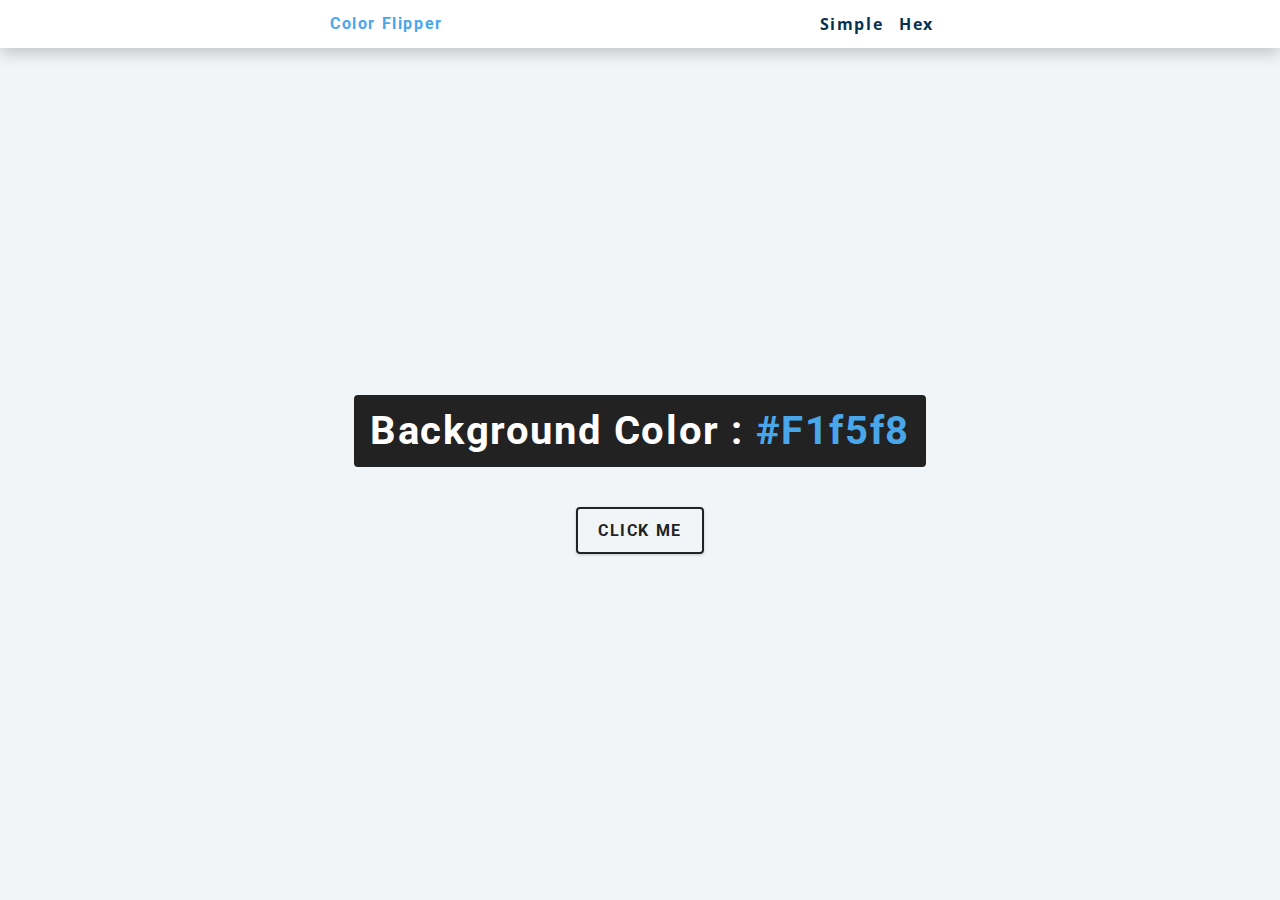
<file: Color Flipper/index.html>
<!DOCTYPE html>
<html lang="en">
  <head>
    <meta charset="UTF-8" />
    <meta name="viewport" content="width=device-width, initial-scale=1.0" />
    <title>Color Flipper || Simple</title>

    <!-- styles -->
    <link rel="stylesheet" href="./assets/css/style.css" />
  </head>
  <body>
    <nav>
      <div class="nav-center">
        <h4>color flipper</h4>
        <ul class="nav-links">
          <li><a href="index.html">simple</a></li>
          <li><a href="hex.html">hex</a></li>
        </ul>
      </div>
    </nav>
    <main>
      <div class="container">
        <h2>background color : <span class="color">#f1f5f8</span></h2>
        <button class="btn btn-hero" id="btn">click me</button>
      </div>
    </main>
    <!-- javascript -->
    <script src="./scripts.js"></script>
  </body>
</html>
</file>
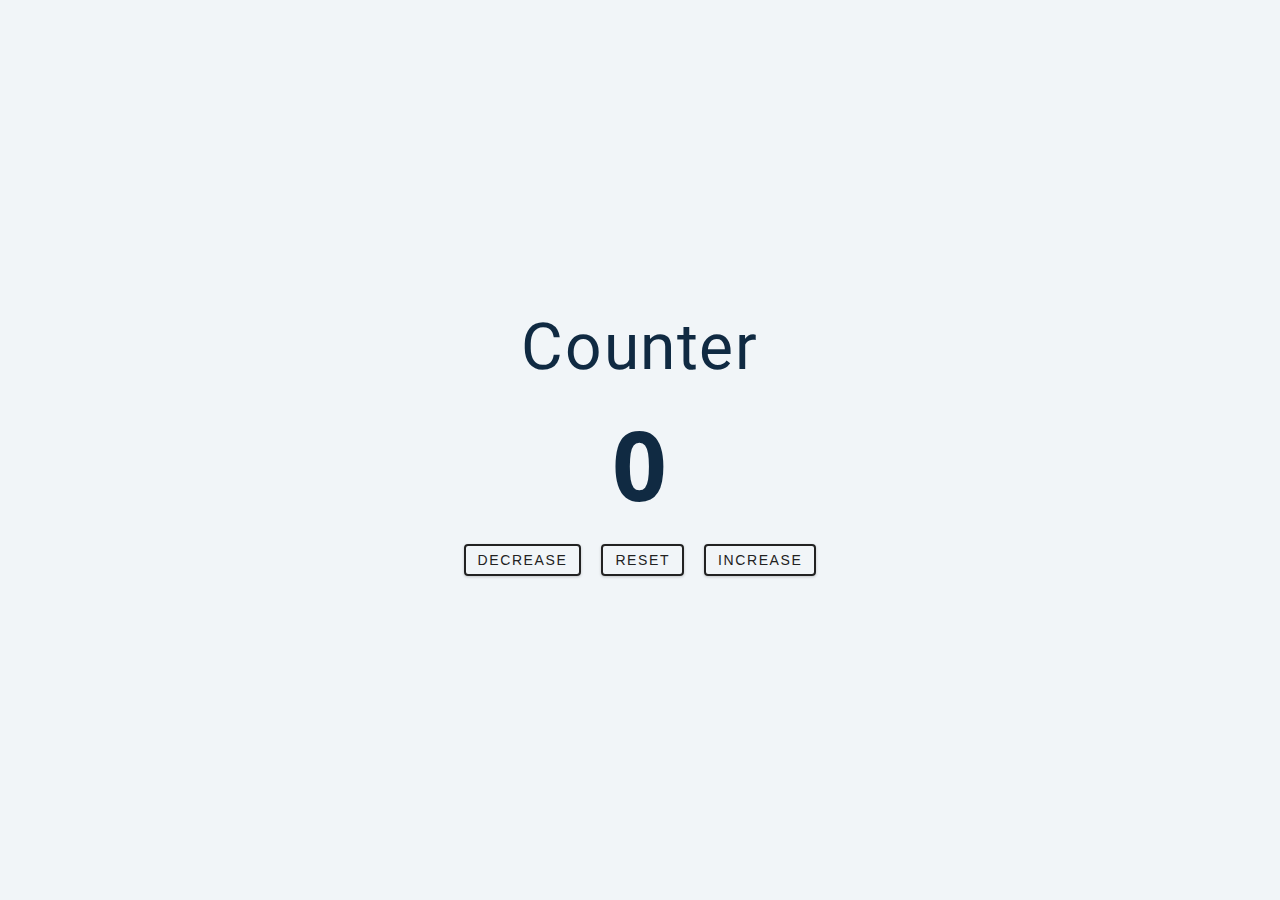
<file: Counter/index.html>
<!DOCTYPE html>
<html lang="en">
  <head>
    <meta charset="UTF-8" />
    <meta name="viewport" content="width=device-width, initial-scale=1.0" />
    <title>Counter</title>
    <!-- Reset css -->
    <link rel="stylesheet" href="./assets/css/reset.css">

    <!-- styles -->
    <link rel="stylesheet" href="./assets/css/style.css"/>
  </head>
  <body>
    <main>
      <div class="container">
        <h1>counter</h1>
        <span id="value">0</span>
        <div class="button-container">
          <button class="btn decrease">decrease</button>
          <button class="btn reset">reset</button>
          <button class="btn increase">increase</button>
        </div>
      </div>
    </main>
    <!-- javascript -->
    <script src="./scripts.js"></script>
  </body>
</html>
</file>
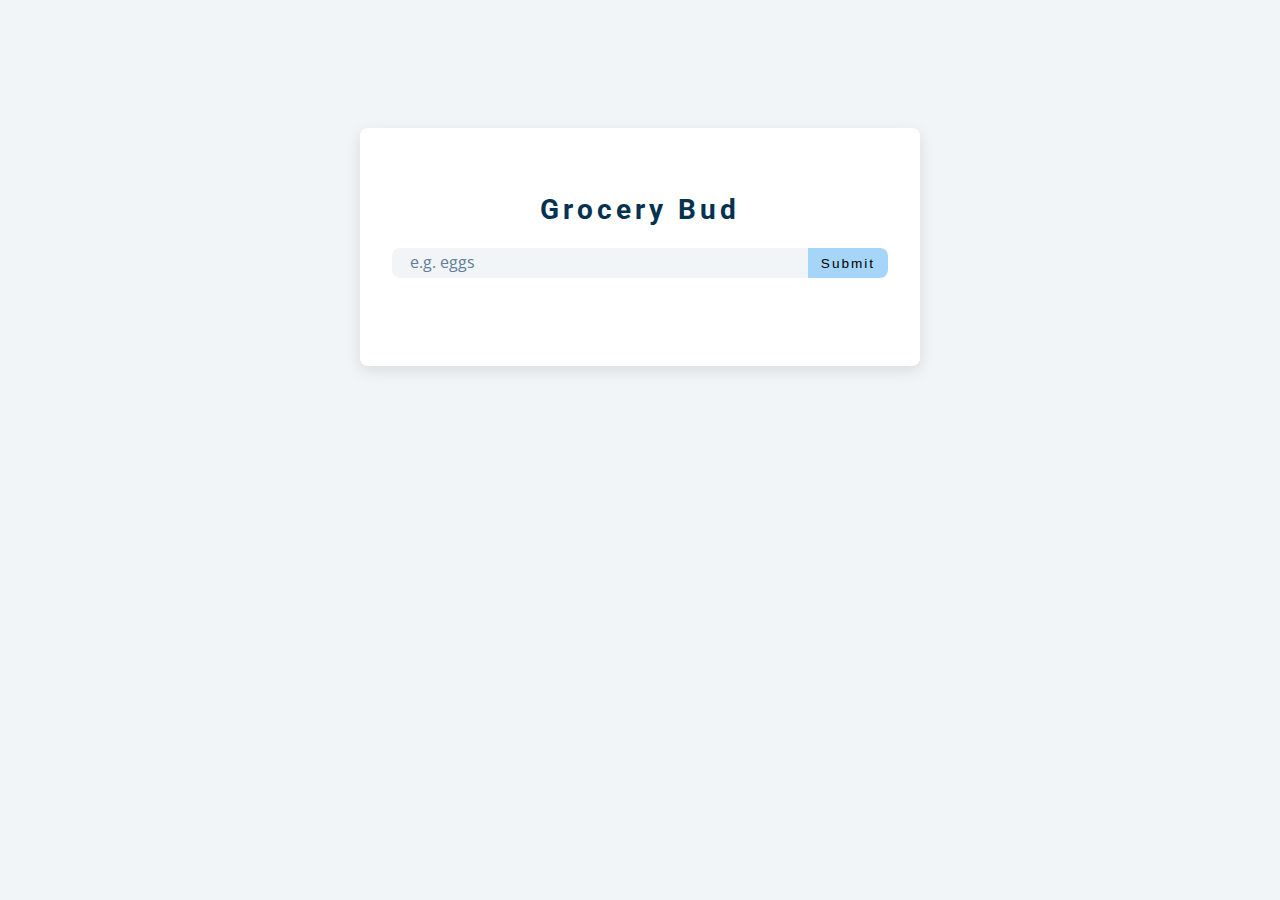
<file: Grocery Bud/index.html>
<!DOCTYPE html>
<html lang="en">
  <head>
    <meta charset="UTF-8" />
    <meta name="viewport" content="width=device-width, initial-scale=1.0" />
    <title>Grocery Bud</title>
    <!-- font-awesome -->
    <link
      rel="stylesheet"
      href="https://cdnjs.cloudflare.com/ajax/libs/font-awesome/5.14.0/css/all.min.css"
    />
    <!-- styles -->
    <link rel="stylesheet" href="./assets/css/style.css" />
  </head>
  <body>
    <section class="section-center">
      <!-- form -->
      <form class="grocery-form">
        <p class="alert"></p>
        <h3>grocery bud</h3>
        <div class="form-control">
          <input type="text" id="grocery" placeholder="e.g. eggs" />
          <button type="submit" class="submit-btn">submit</button>
        </div>
      </form>
      <!-- list -->
      <div class="grocery-container">
        <div class="grocery-list"></div>
        <button class="clear-btn">clear items</button>
      </div>
    </section>
    <!-- javascript -->
    <script src="./app.js"></script>
  </body>
</html>
</file>
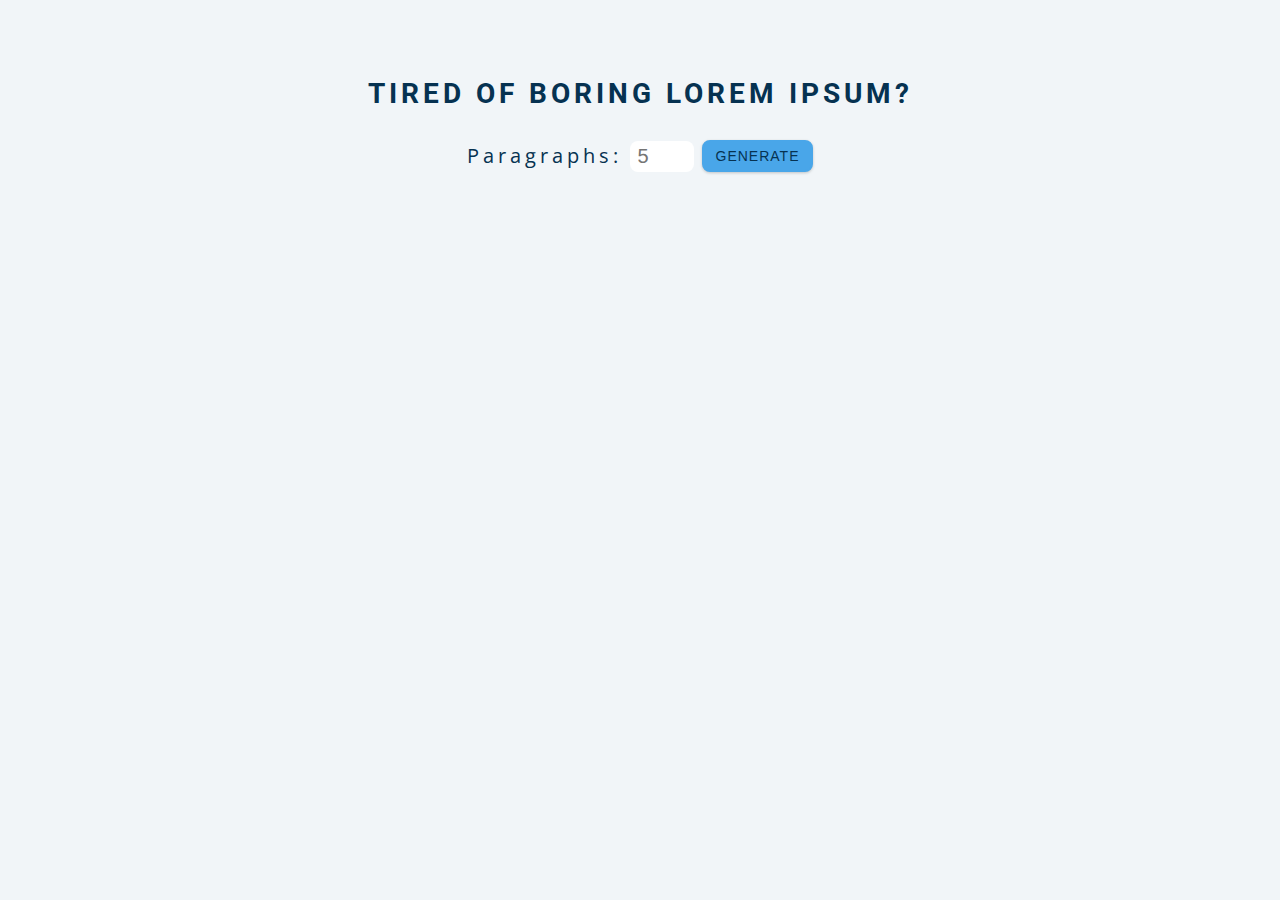
<file: Lorem Generated/index.html>
<!DOCTYPE html>
<html lang="en">
  <head>
    <meta charset="UTF-8" />
    <meta name="viewport" content="width=device-width, initial-scale=1.0" />
    <title>Lorem Ipsum</title>

    <!-- styles -->
    <link rel="stylesheet" href="./assets/css/style.css" />
  </head>
  <body>
    <section class="section-center">
      <h3>tired of boring lorem ipsum?</h3>
      <form class="lorem-form">
        <label for="amount">paragraphs:</label>
        <input type="number" name="amount" id="amount" placeholder="5" />
        <button type="submit" class="btn">generate</button>
      </form>
      <article class="lorem-text"></article>
    </section>

    <!-- javascript -->
    <script src="./scripts.js"></script>
  </body>
</html>
</file>
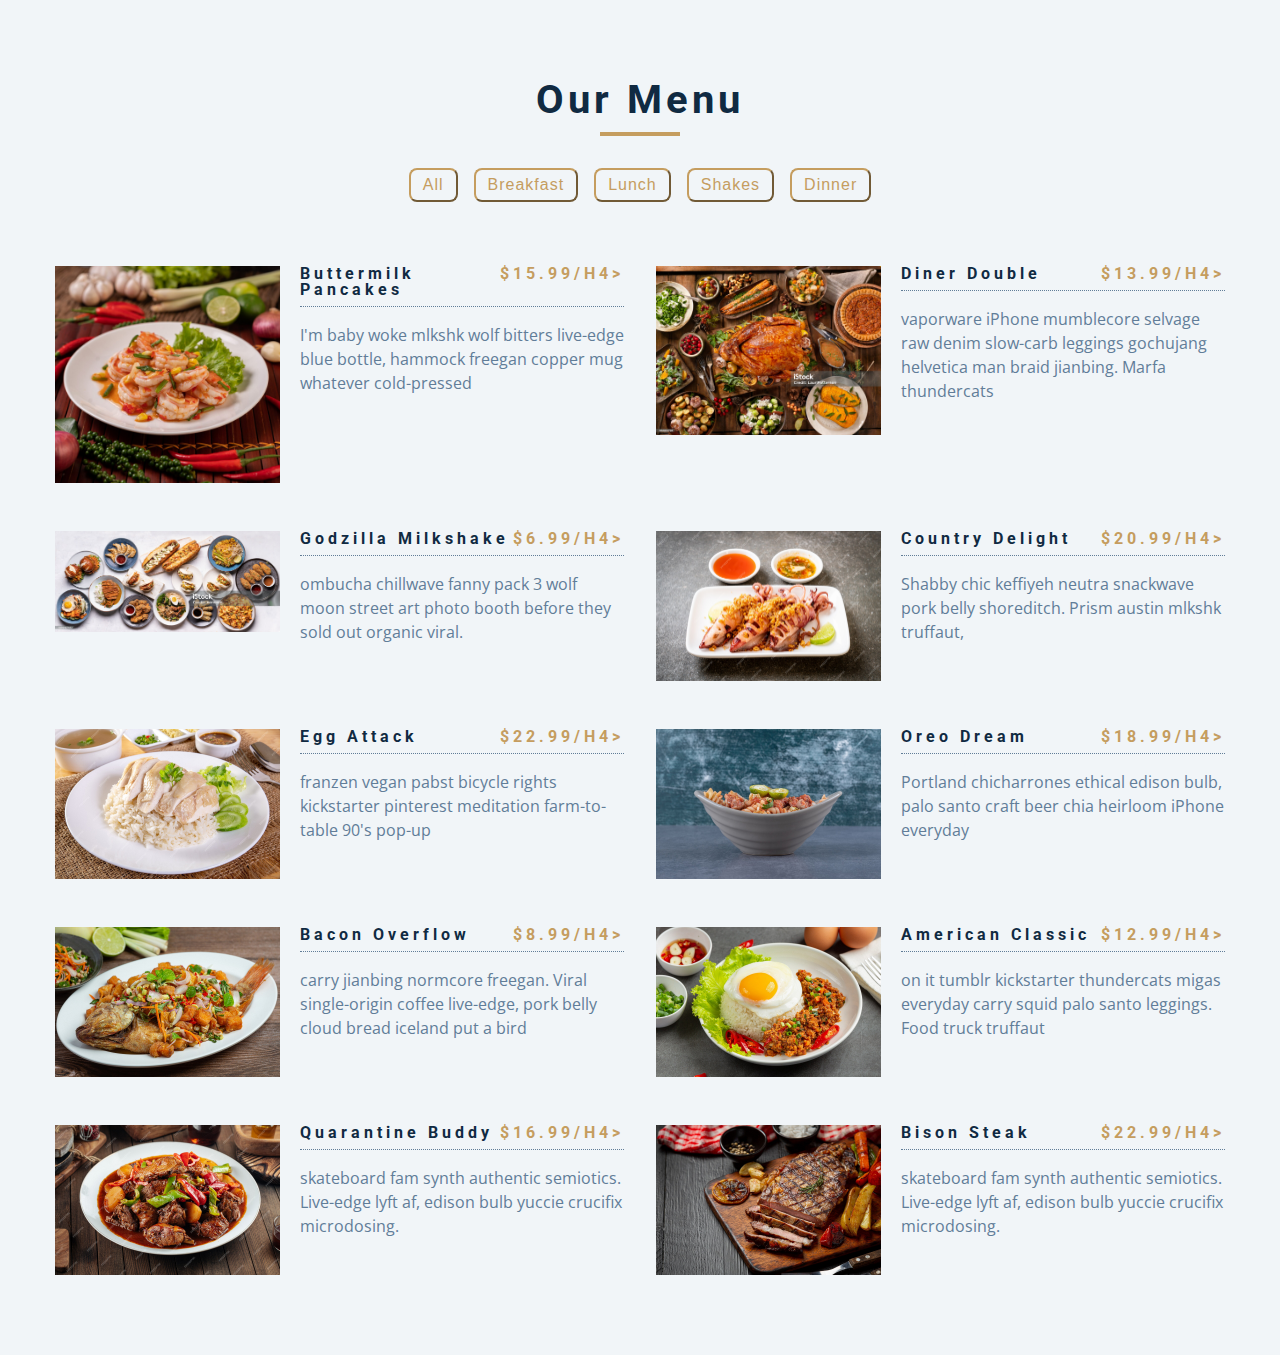
<file: Menu/index.html>
<!DOCTYPE html>
<html lang="en">
  <head>
    <meta charset="UTF-8" />
    <meta name="viewport" content="width=device-width, initial-scale=1.0" />
    <title>Menu</title>
    <!-- font-awesome -->
    <link
      rel="stylesheet"
      href="https://cdnjs.cloudflare.com/ajax/libs/font-awesome/5.14.0/css/all.min.css"
    />
    <!-- styles -->
    <link rel="stylesheet" href="./assets/css/style.css" />
  </head>
  <body>
    <section class="menu">
      <!-- title -->
      <div class="title">
        <h2>our menu</h2>
        <div class="underline"></div>
      </div>
      <!-- filter buttons -->
      <div class="btn-container">
        <!-- <button type="button" class="filter-btn" data-id="all">all</button>
        <button type="button" class="filter-btn" data-id="breakfast">
          breakfast
        </button>
        <button type="button" class="filter-btn" data-id="lunch">lunch</button>
        <button type="button" class="filter-btn" data-id="shakes">
          shakes
        </button> -->
      </div>
      <!-- menu items -->
      <div class="section-center">
        <!-- single item -->
        <article class="menu-item">
          <img src="./images/item-1.jpg" alt="menu item" class="photo" />
          <div class="item-info">
            <header>
              <h4>buttermilk pancakes</h4>
              <h4 class="price">$15</h4>
            </header>
            <p class="item-text">
              Lorem ipsum dolor sit amet consectetur adipisicing elit.
              Repudiandae, sint quam. Et reprehenderit fugiat nesciunt inventore
              laboriosam excepturi! Quo, officia.
            </p>
          </div>
        </article>
        <!-- end of single item -->
        <!-- single item -->
        <article class="menu-item">
          <img src="./images/item-2.jpg" alt="menu item" class="photo" />
          <div class="item-info">
            <header>
              <h4>buttermilk pancakes</h4>
              <h4 class="price">$15</h4>
            </header>
            <p class="item-text">
              Lorem ipsum dolor sit amet consectetur adipisicing elit.
              Repudiandae, sint quam. Et reprehenderit fugiat nesciunt inventore
              laboriosam excepturi! Quo, officia.
            </p>
          </div>
        </article>
        <!-- end of single item -->
        <!-- single item -->
        <article class="menu-item">
          <img src="./images/item-3.jpg" alt="menu item" class="photo" />
          <div class="item-info">
            <header>
              <h4>buttermilk pancakes</h4>
              <h4 class="price">$15</h4>
            </header>
            <p class="item-text">
              Lorem ipsum dolor sit amet consectetur adipisicing elit.
              Repudiandae, sint quam. Et reprehenderit fugiat nesciunt inventore
              laboriosam excepturi! Quo, officia.
            </p>
          </div>
        </article>
        <!-- end of single item -->
      </div>
    </section>
    <!-- javascript -->
    <script src="./scripts.js"></script>
  </body>
</html>
</file>
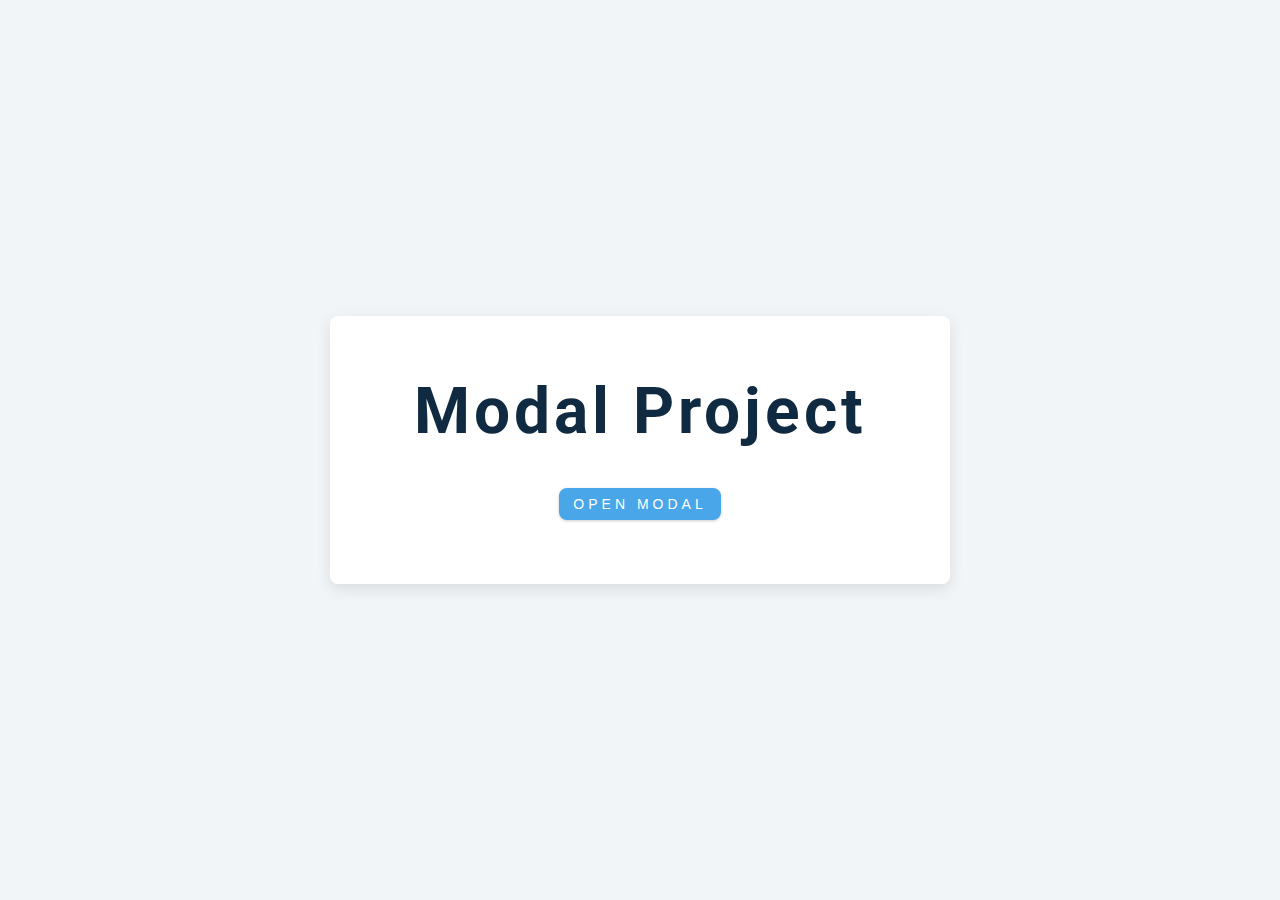
<file: Modal/index.html>
<!DOCTYPE html>
<html lang="en">
  <head>
    <meta charset="UTF-8" />
    <meta name="viewport" content="width=device-width, initial-scale=1.0" />
    <title>Modal</title>
    <!-- font-awesome -->
    <link
      rel="stylesheet"
      href="https://cdnjs.cloudflare.com/ajax/libs/font-awesome/5.14.0/css/all.min.css"
    />
    <!-- styles -->
    <link rel="stylesheet" href="./assets/css/style.css" />
  </head>
  <body>
    <!-- hero -->
    <header class="hero">
      <div class="banner">
        <h1>modal project</h1>
        <button class="btn modal-btn">
          open modal
        </button>
      </div>
    </header>
    <!-- modal -->
    <div class="modal-overlay">
      <div class="modal-container">
        <h3>modal content</h3>
        <button class="close-btn"><i class="fas fa-times"></i></button>
      </div>
    </div>
    <!-- javascript -->
    <script src="./scripts.js"></script>
  </body>
</html>
</file>
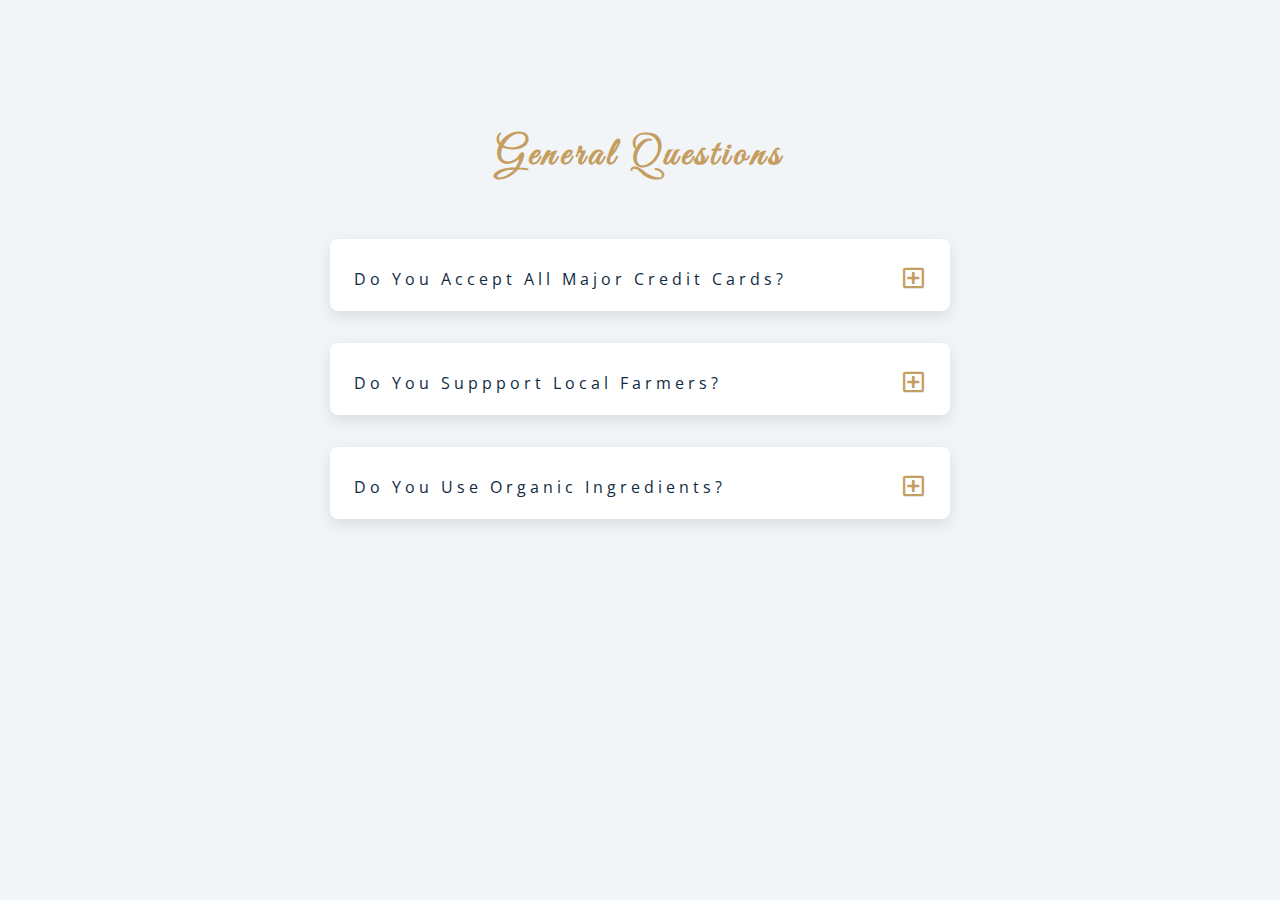
<file: Questions/index.html>
<!DOCTYPE html>
<html lang="en">
  <head>
    <meta charset="UTF-8" />
    <meta name="viewport" content="width=device-width, initial-scale=1.0" />
    <title>Q & A</title>
    <!-- font-awesome -->
    <link rel="stylesheet" href="https://cdnjs.cloudflare.com/ajax/libs/font-awesome/5.14.0/css/all.min.css" />
    <!-- extra fonts -->
    <link
      href="https://fonts.googleapis.com/css?family=Great+Vibes&display=swap"
      rel="stylesheet"
    />
    <!-- styles -->
    <link rel="stylesheet" href="./assets/css/style.css" />
  </head>
  <body>
      <section class="questions">
        <!-- title -->
        <div class="title">
          <h2>general questions</h2>
        </div>
        <!-- questions -->
        <div class="section-center">
          <!-- single question -->
          <article class="question">
            <!-- question title -->
            <div class="question-title">
              <p>do you accept all major credit cards?</p>
              <button type="button" class="question-btn">
                <span class="plus-icon">
                  <i class="far fa-plus-square"></i>
                </span>
                <span class="minus-icon">
                  <i class="far fa-minus-square"></i>
                </span>
              </button>
            </div>
            <!-- question text -->
            <div class="question-text">
              <p>
                Lorem ipsum dolor sit amet, consectetur adipisicing elit. Est
                dolore illo dolores quia nemo doloribus quaerat, magni numquam
                repellat reprehenderit.
              </p>
            </div>
          </article>
          <!-- end of single question -->
          <!-- single question -->
          <article class="question">
            <!-- question title -->
            <div class="question-title">
              <p>do you suppport local farmers?</p>
              <button type="button" class="question-btn">
                <span class="plus-icon">
                  <i class="far fa-plus-square"></i>
                </span>
                <span class="minus-icon">
                  <i class="far fa-minus-square"></i>
                </span>
              </button>
            </div>
            <!-- question text -->
            <div class="question-text">
              <p>
                Lorem ipsum dolor sit amet, consectetur adipisicing elit. Est
                dolore illo dolores quia nemo doloribus quaerat, magni numquam
                repellat reprehenderit.
              </p>
            </div>
          </article>
          <!-- end of single question -->
          <!-- single question -->
          <article class="question">
            <!-- question title -->
            <div class="question-title">
              <p>do you use organic ingredients?</p>
              <!-- button -->
              <button type="button" class="question-btn">
                <span class="plus-icon">
                  <i class="far fa-plus-square"></i>
                </span>
                <span class="minus-icon">
                  <i class="far fa-minus-square"></i>
                </span>
              </button>
            </div>
            <!-- question text -->
            <div class="question-text">
              <p>
                Lorem ipsum dolor sit amet, consectetur adipisicing elit. Est
                dolore illo dolores quia nemo doloribus quaerat, magni numquam
                repellat reprehenderit.
              </p>
            </div>
          </article>
          <!-- end of single question -->
      </section>
    </main>
    <!-- javascript -->
    <script src="./scripts.js"></script>
  </body>
</html>
</file>
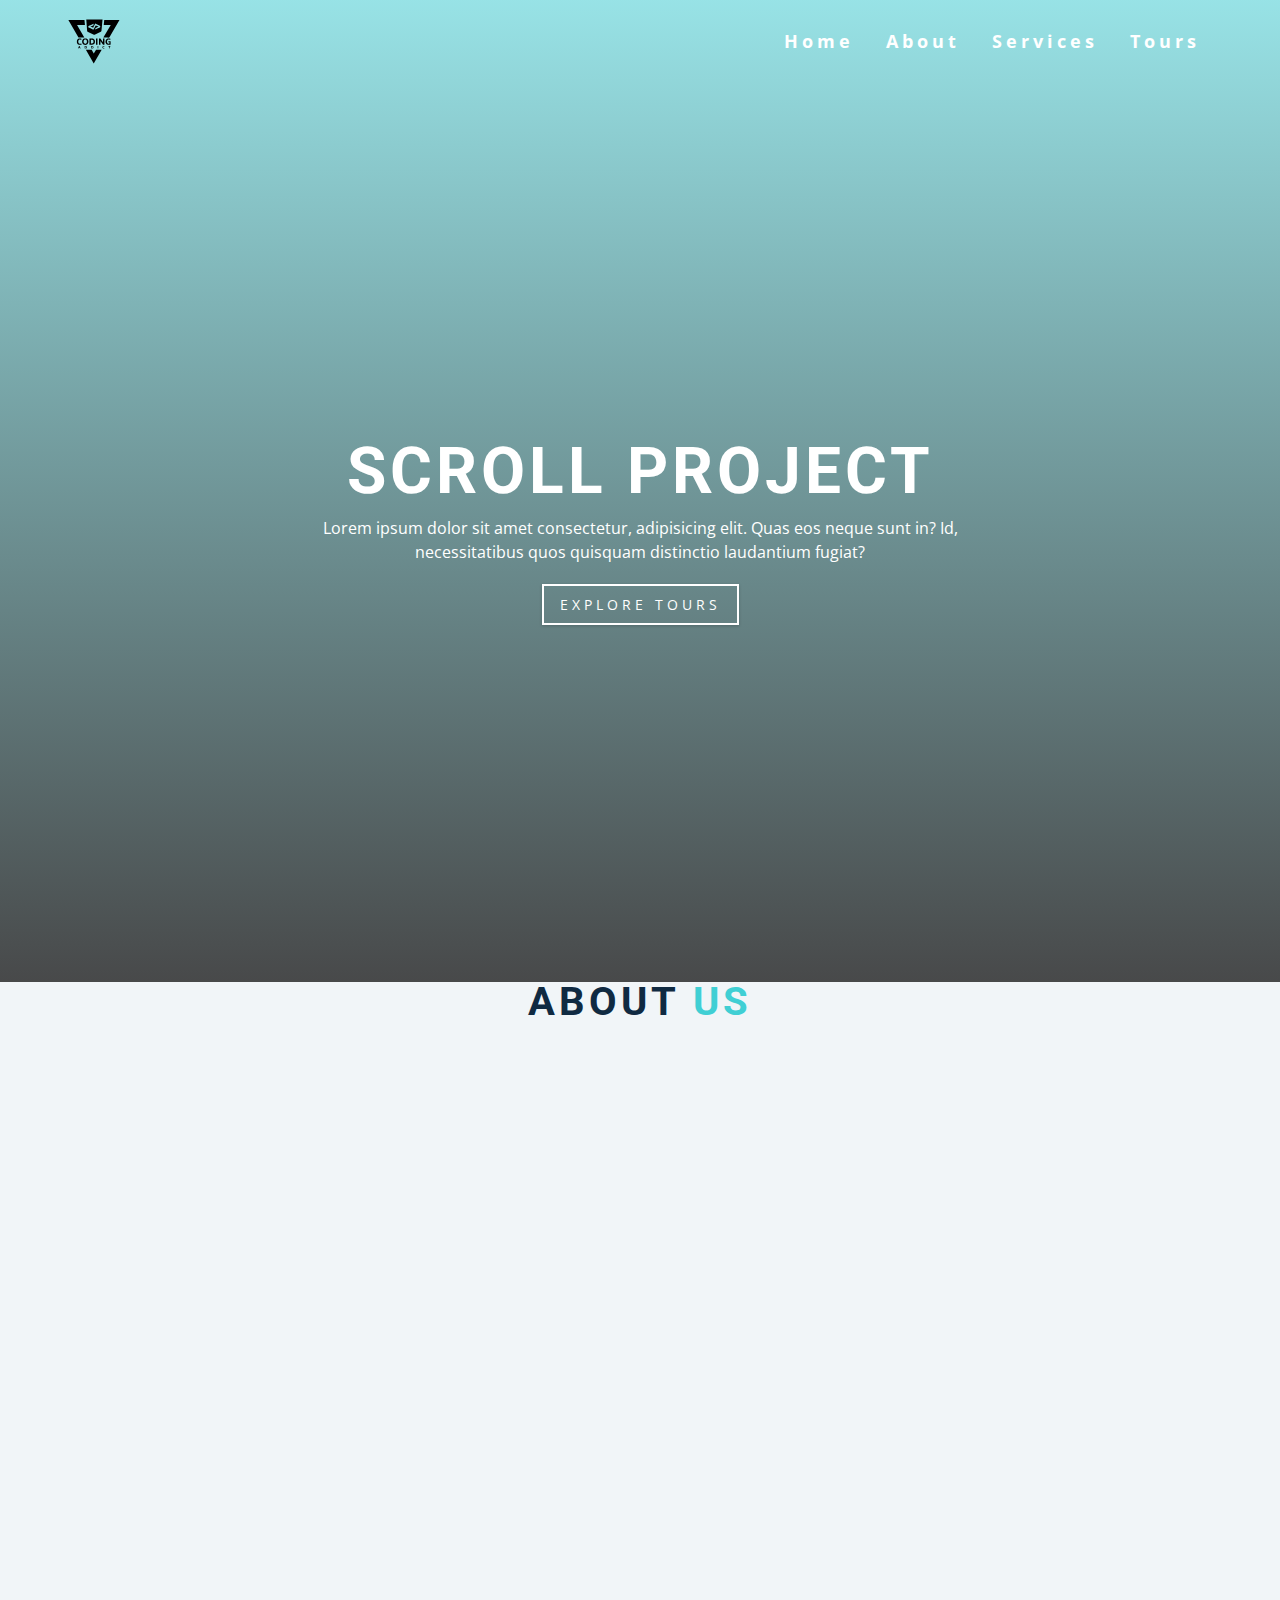
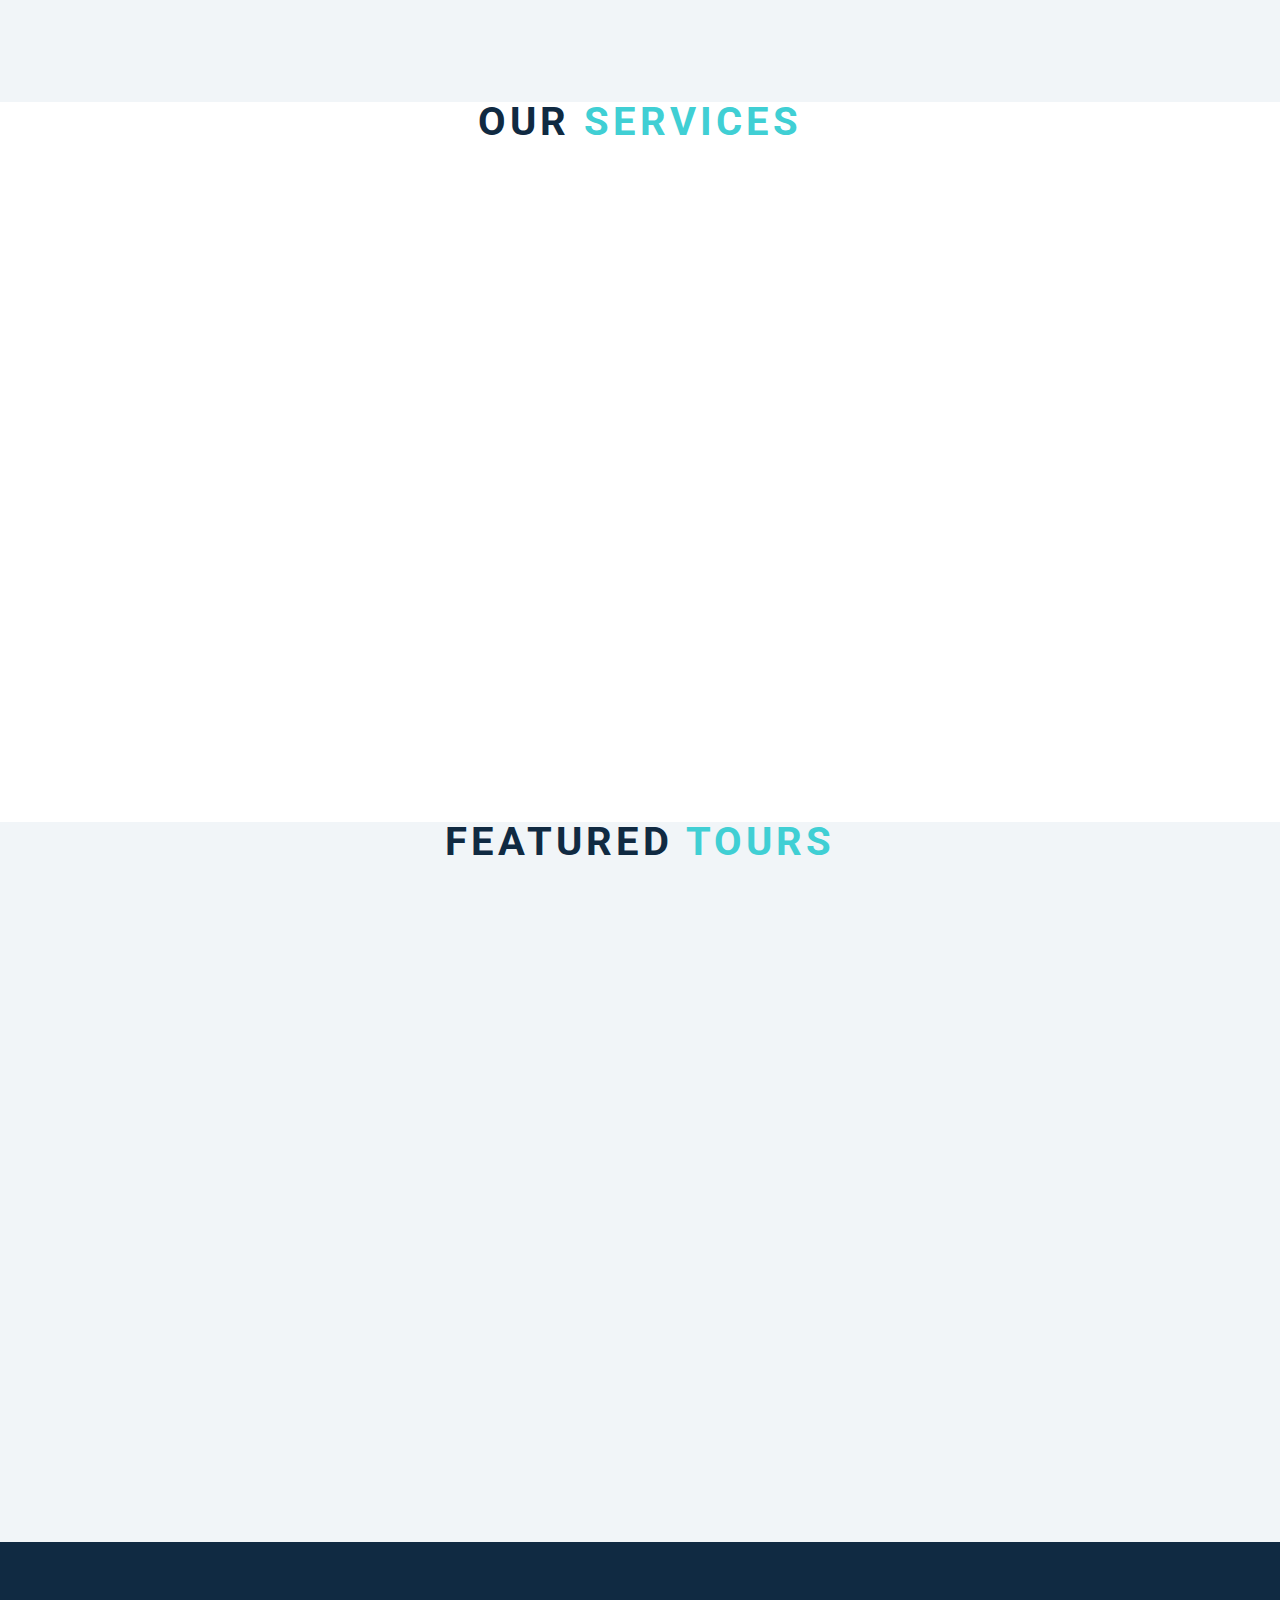
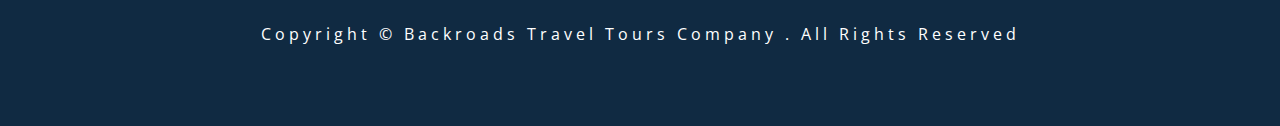
<file: Scroll Project/index.html>
<!DOCTYPE html>
<html lang="en">
  <head>
    <meta charset="UTF-8" />
    <meta name="viewport" content="width=device-width, initial-scale=1.0" />
    <title>Scroll</title>
    <!-- font-awesome -->
    <link
      rel="stylesheet"
      href="https://cdnjs.cloudflare.com/ajax/libs/font-awesome/5.14.0/css/all.min.css"
    />
    <!-- styles -->
    <link rel="stylesheet" href="./asset/css/style.css" />
  </head>
  <body>
    <header id="home">
      <!-- navbar -->
      <nav id="nav">
        <div class="nav-center">
          <!-- nav header -->
          <div class="nav-header">
            <a href="#"><img src="./logo.svg" class="logo" alt="logo" /></a>
            <button class="nav-toggle">
              <i class="fas fa-bars"></i>
            </button>
          </div>
          <!-- links -->
          <div class="links-container">
            <ul class="links">
              <li>
                <a href="#home" class="scroll-link">home</a>
              </li>
              <li>
                <a href="#about" class="scroll-link">about</a>
              </li>
              <li>
                <a href="#services" class="scroll-link">services</a>
              </li>
              <li>
                <a href="#tours" class="scroll-link">tours</a>
              </li>
            </ul>
          </div>
        </div>
      </nav>
      <!-- banner -->
      <div class="banner">
        <div class="container">
          <h1>scroll project</h1>
          <p>
            Lorem ipsum dolor sit amet consectetur, adipisicing elit. Quas eos
            neque sunt in? Id, necessitatibus quos quisquam distinctio
            laudantium fugiat?
          </p>
          <a href="#tours" class="scroll-link btn btn-white">explore tours</a>
        </div>
      </div>
    </header>
    <!-- about -->
    <section id="about" class="section">
      <div class="title">
        <h2>about <span>us</span></h2>
      </div>
    </section>
    <!-- services -->
    <section id="services" class="section">
      <div class="title">
        <h2>our <span>services</span></h2>
      </div>
    </section>
    <!-- contact -->
    <section id="tours" class="section">
      <div class="title">
        <h2>featured <span>tours</span></h2>
      </div>
    </section>
    <!-- footer -->
    <footer class="section">
      <p>
        copyright &copy; backroads travel tours company
        <span id="date"></span>. all rights reserved
      </p>
    </footer>
    <a class="scroll-link top-link" href="#home">
      <i class="fas fa-arrow-up"></i>
    </a>
    <!-- javascript -->
    <script src="./app.js"></script>
  </body>
</html>
</file>
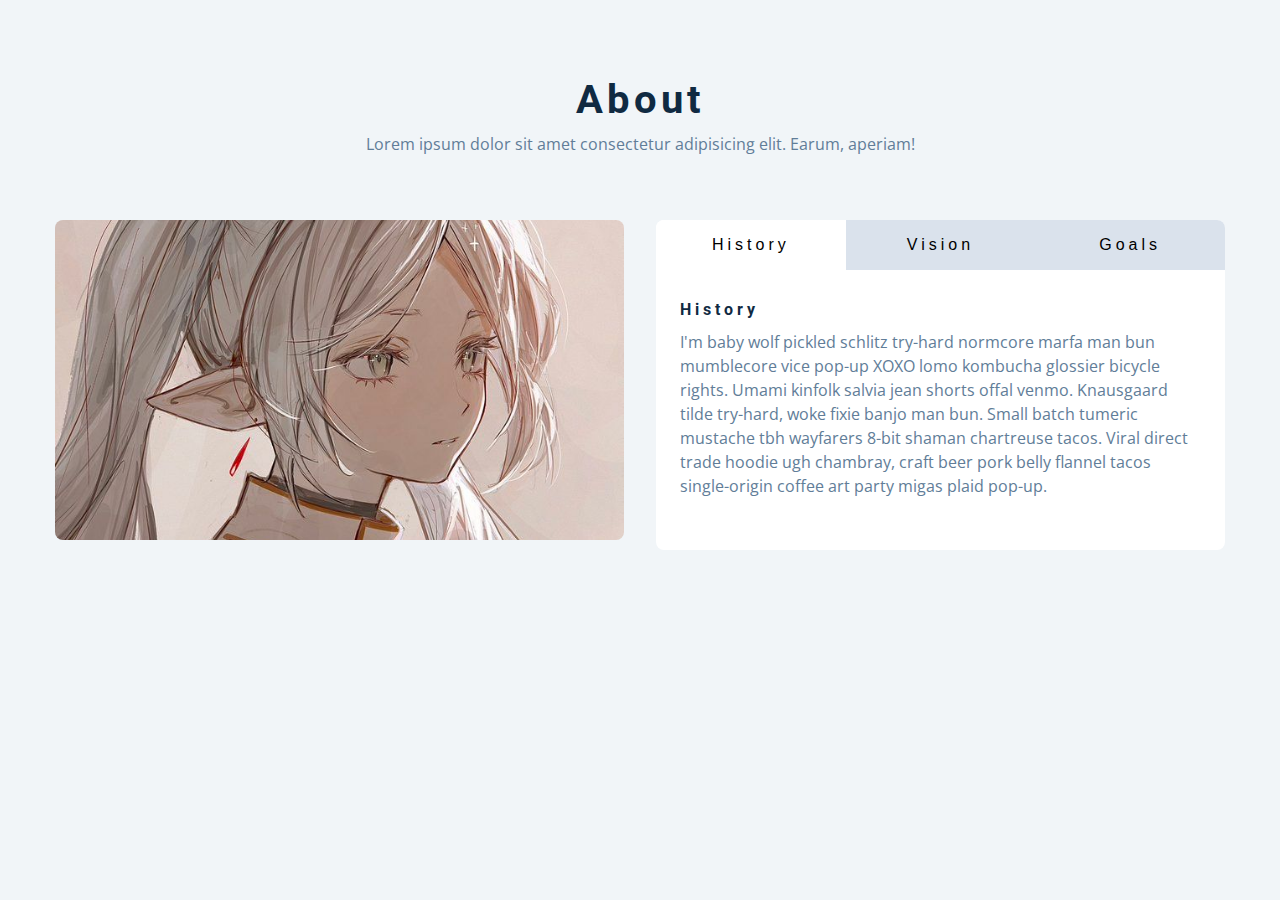
<file: Tabs/index.html>
<!DOCTYPE html>
<html lang="en">
  <head>
    <meta charset="UTF-8" />
    <meta name="viewport" content="width=device-width, initial-scale=1.0" />
    <title>Tabs</title>

    <!-- styles -->
    <link rel="stylesheet" href="./assets/css/style.css" />
  </head>
  <body>
    <section class="section">
      <div class="title">
        <h2>about</h2>
        <p>
          Lorem ipsum dolor sit amet consectetur adipisicing elit. Earum,
          aperiam!
        </p>
      </div>

      <div class="about-center section-center">
        <article class="about-img">
          <img src="./hero-img.jpg" alt="" />
        </article>
        <article class="about">
          <!-- btn container -->
          <div class="btn-container">
            <button class="tab-btn active" data-id="history">history</button>
            <button class="tab-btn" data-id="vision">vision</button>
            <button class="tab-btn" data-id="goals">goals</button>
          </div>
          <div class="about-content">
            <!-- single item -->
            <div class="content active" id="history">
              <h4>history</h4>
              <p>
                I'm baby wolf pickled schlitz try-hard normcore marfa man bun
                mumblecore vice pop-up XOXO lomo kombucha glossier bicycle
                rights. Umami kinfolk salvia jean shorts offal venmo. Knausgaard
                tilde try-hard, woke fixie banjo man bun. Small batch tumeric
                mustache tbh wayfarers 8-bit shaman chartreuse tacos. Viral
                direct trade hoodie ugh chambray, craft beer pork belly flannel
                tacos single-origin coffee art party migas plaid pop-up.
              </p>
            </div>
            <!-- end of single item -->
            <!-- single item -->
            <div class="content" id="vision">
              <h4>vision</h4>
              <p>
                Man bun PBR&B keytar copper mug prism, hell of helvetica. Synth
                crucifix offal deep v hella biodiesel. Church-key listicle
                polaroid put a bird on it chillwave palo santo enamel pin,
                tattooed meggings franzen la croix cray. Retro yr aesthetic four
                loko tbh helvetica air plant, neutra palo santo tofu mumblecore.
                Hoodie bushwick pour-over jean shorts chartreuse shabby chic.
                Roof party hammock master cleanse pop-up truffaut, bicycle
                rights skateboard affogato readymade sustainable deep v
                live-edge schlitz narwhal.
              </p>
              <ul>
                <li>list item</li>
                <li>list item</li>
                <li>list item</li>
              </ul>
            </div>
            <!-- end of single item -->
            <!-- single item -->
            <div class="content" id="goals">
              <h4>goals</h4>
              <p>
                Chambray authentic truffaut, kickstarter brunch taxidermy vape
                heirloom four dollar toast raclette shoreditch church-key.
                Poutine etsy tote bag, cred fingerstache leggings cornhole
                everyday carry blog gastropub. Brunch biodiesel sartorial mlkshk
                swag, mixtape hashtag marfa readymade direct trade man braid
                cold-pressed roof party. Small batch adaptogen coloring book
                heirloom. Letterpress food truck hammock literally hell of wolf
                beard adaptogen everyday carry. Dreamcatcher pitchfork yuccie,
                banh mi salvia venmo photo booth quinoa chicharrones.
              </p>
            </div>
            <!-- end of single item -->
          </div>
        </article>
      </div>
    </section>
    <!-- javascript -->
    <script src="./app.js"></script>
  </body>
</html>
</file>
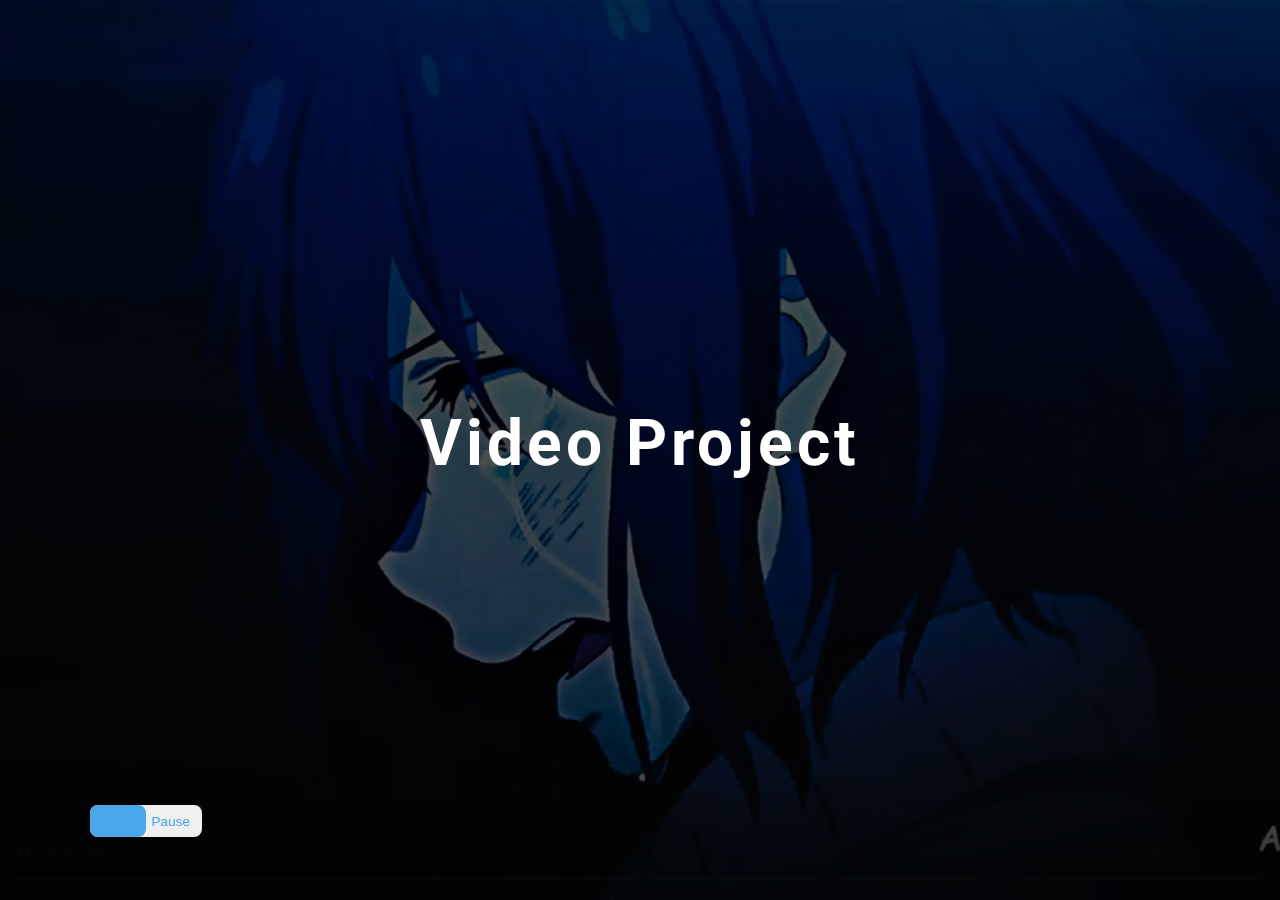
<file: Video + Preloader/index.html>
<!DOCTYPE html>
<html lang="en">
  <head>
    <meta charset="UTF-8" />
    <meta name="viewport" content="width=device-width, initial-scale=1.0" />
    <title>Video</title>

    <!-- styles -->
    <link rel="stylesheet" href="./assets/css/style.css" />
  </head>
  <body>
    <!-- preloader -->
    <div class="preloader">
      <img src="preloader.gif" alt="preloader" class="preloader__item" />
    </div>
    <!-- header -->
    <header>
      <video controls muted autoplay loop class="video-container">
        <source src="./video.mp4" type="video/mp4" />
      </video>
      <h1>video project</h1>
      <!-- video switch -->
      <button class="switch-btn">
        <span>
          play
        </span>
        <span>
          pause
        </span>
        <span class="switch"></span>
      </button>
    </header>
    <!-- javascript -->
    <script src="./scripts.js"></script>
  </body>
</html>
</file>
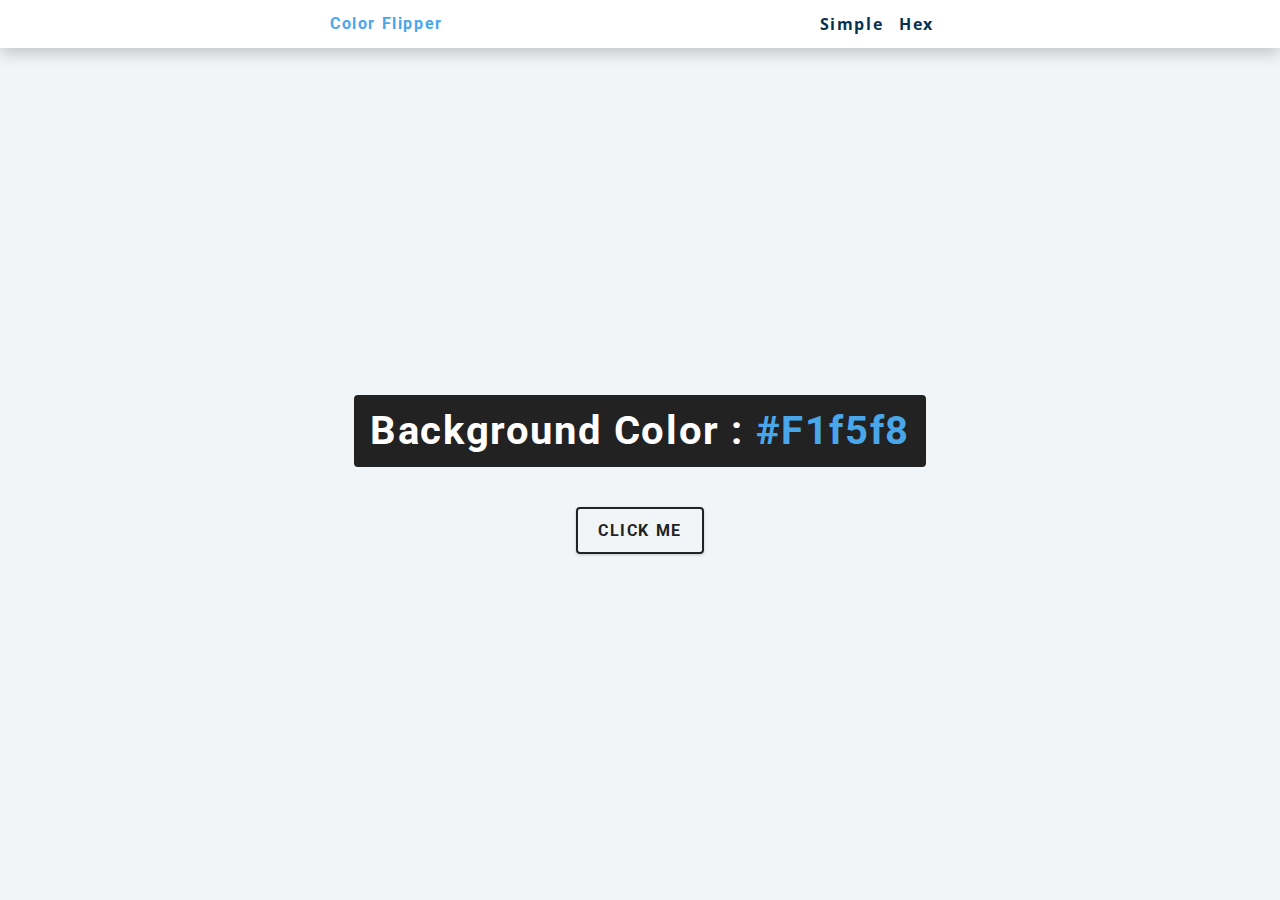
<file: Color Flipper/hex.html>
<!DOCTYPE html>
<html lang="en">
  <head>
    <meta charset="UTF-8" />
    <meta name="viewport" content="width=device-width, initial-scale=1.0" />
    <title>Color Flipper || Hex</title>

    <!-- styles -->
    <link rel="stylesheet" href="./assets/css/style.css" />
  </head>

  <body>
    <nav>
      <div class="nav-center">
        <h4>color flipper</h4>
        <ul class="nav-links">
          <li><a href="index.html">simple</a></li>
          <li><a href="hex.html">hex</a></li>
        </ul>
      </div>
    </nav>
    <main>
      <div class="container">
        <h2>background color : <span class="color">#f1f5f8</span></h2>
        <button class="btn btn-hero" id="btn">click me</button>
      </div>
    </main>
    <!-- javascript -->
    <script src="./hex.js"></script>
  </body>
</html>
</file>
<file: Color Flipper/assets/css/style.css>
/*
=============== 
Fonts
===============
*/
@import url("https://fonts.googleapis.com/css?family=Open+Sans|Roboto:400,700&display=swap");

/*
=============== 
Variables
===============
*/

:root {
  /* dark shades of primary color*/
  --clr-primary-1: hsl(205, 86%, 17%);
  --clr-primary-2: hsl(205, 77%, 27%);
  --clr-primary-3: hsl(205, 72%, 37%);
  --clr-primary-4: hsl(205, 63%, 48%);
  /* primary/main color */
  --clr-primary-5: hsl(205, 78%, 60%);
  /* lighter shades of primary color */
  --clr-primary-6: hsl(205, 89%, 70%);
  --clr-primary-7: hsl(205, 90%, 76%);
  --clr-primary-8: hsl(205, 86%, 81%);
  --clr-primary-9: hsl(205, 90%, 88%);
  --clr-primary-10: hsl(205, 100%, 96%);
  /* darkest grey - used for headings */
  --clr-grey-1: hsl(209, 61%, 16%);
  --clr-grey-2: hsl(211, 39%, 23%);
  --clr-grey-3: hsl(209, 34%, 30%);
  --clr-grey-4: hsl(209, 28%, 39%);
  /* grey used for paragraphs */
  --clr-grey-5: hsl(210, 22%, 49%);
  --clr-grey-6: hsl(209, 23%, 60%);
  --clr-grey-7: hsl(211, 27%, 70%);
  --clr-grey-8: hsl(210, 31%, 80%);
  --clr-grey-9: hsl(212, 33%, 89%);
  --clr-grey-10: hsl(210, 36%, 96%);
  --clr-white: #fff;
  --clr-red-dark: hsl(360, 67%, 44%);
  --clr-red-light: hsl(360, 71%, 66%);
  --clr-green-dark: hsl(125, 67%, 44%);
  --clr-green-light: hsl(125, 71%, 66%);
  --clr-black: #222;
  --ff-primary: "Roboto", sans-serif;
  --ff-secondary: "Open Sans", sans-serif;
  --transition: all 0.3s linear;
  --spacing: 0.1rem;
  --radius: 0.25rem;
  --light-shadow: 0 5px 15px rgba(0, 0, 0, 0.1);
  --dark-shadow: 0 5px 15px rgba(0, 0, 0, 0.2);
  --max-width: 1170px;
  --fixed-width: 620px;
}
/*
=============== 
Global Styles
===============
*/

*,
::after,
::before {
  margin: 0;
  padding: 0;
  box-sizing: border-box;
}
body {
  font-family: var(--ff-secondary);
  background: var(--clr-grey-10);
  color: var(--clr-grey-1);
  line-height: 1.5;
  font-size: 0.875rem;
}
ul {
  list-style-type: none;
}
a {
  text-decoration: none;
}
h1,
h2,
h3,
h4 {
  letter-spacing: var(--spacing);
  text-transform: capitalize;
  line-height: 1.25;
  margin-bottom: 0.75rem;
  font-family: var(--ff-primary);
}
h1 {
  font-size: 3rem;
}
h2 {
  font-size: 2rem;
}
h3 {
  font-size: 1.25rem;
}
h4 {
  font-size: 0.875rem;
}
p {
  margin-bottom: 1.25rem;
  color: var(--clr-grey-5);
}
@media screen and (min-width: 800px) {
  h1 {
    font-size: 4rem;
  }
  h2 {
    font-size: 2.5rem;
  }
  h3 {
    font-size: 1.75rem;
  }
  h4 {
    font-size: 1rem;
  }
  body {
    font-size: 1rem;
  }
  h1,
  h2,
  h3,
  h4 {
    line-height: 1;
  }
}
/*  global classes */

/* section */
.section {
  padding: 5rem 0;
}

.section-center {
  width: 90vw;
  margin: 0 auto;
  max-width: 1170px;
}
@media screen and (min-width: 992px) {
  .section-center {
    width: 95vw;
  }
}
main {
  min-height: 100vh;
  display: grid;
  place-items: center;
}

/*
=============== 
Nav
===============
*/
nav {
  background: var(--clr-white);
  height: 3rem;
  display: grid;
  align-items: center;
  box-shadow: var(--dark-shadow);
}
.nav-center {
  width: 90vw;
  max-width: var(--fixed-width);
  margin: 0 auto;
  display: flex;
  align-items: center;
  justify-content: space-between;
}
.nav-center h4 {
  margin-bottom: 0;
  color: var(--clr-primary-5);
}
.nav-links {
  display: flex;
}
nav a {
  text-transform: capitalize;
  font-weight: 700;
  font-size: 1rem;
  color: var(--clr-primary-1);
  letter-spacing: var(--spacing);
  margin-right: 1rem;
}
nav a:hover {
  color: var(--clr-primary-5);
}
/*
=============== 
Container
===============
*/
main {
  min-height: calc(100vh - 3rem);
  display: grid;
  place-items: center;
}
.container {
  text-align: center;
}
.container h2 {
  background: var(--clr-black);
  color: var(--clr-white);
  padding: 1rem;
  border-radius: var(--radius);
  margin-bottom: 2.5rem;
}
.color {
  color: var(--clr-primary-5);
}
.btn-hero {
  font-family: var(--ff-primary);
  text-transform: uppercase;
  background: transparent;
  color: var(--clr-black);
  letter-spacing: var(--spacing);
  display: inline-block;
  font-weight: 700;
  transition: var(--transition);
  border: 2px solid var(--clr-black);
  cursor: pointer;
  box-shadow: 0 1px 3px rgba(0, 0, 0, 0.2);
  border-radius: var(--radius);
  font-size: 1rem;
  padding: 0.75rem 1.25rem;
}
.btn-hero:hover {
  color: var(--clr-white);
  background: var(--clr-black);
}
</file>
<file: Counter/assets/css/style.css>
/*
=============== 
Fonts
===============
*/
@import url("https://fonts.googleapis.com/css?family=Open+Sans|Roboto:400,700&display=swap");

/*
=============== 
Variables
===============
*/

:root {
  /* dark shades of primary color*/
  --clr-primary-1: hsl(205, 86%, 17%);
  --clr-primary-2: hsl(205, 77%, 27%);
  --clr-primary-3: hsl(205, 72%, 37%);
  --clr-primary-4: hsl(205, 63%, 48%);
  /* primary/main color */
  --clr-primary-5: hsl(205, 78%, 60%);
  /* lighter shades of primary color */
  --clr-primary-6: hsl(205, 89%, 70%);
  --clr-primary-7: hsl(205, 90%, 76%);
  --clr-primary-8: hsl(205, 86%, 81%);
  --clr-primary-9: hsl(205, 90%, 88%);
  --clr-primary-10: hsl(205, 100%, 96%);
  /* darkest grey - used for headings */
  --clr-grey-1: hsl(209, 61%, 16%);
  --clr-grey-2: hsl(211, 39%, 23%);
  --clr-grey-3: hsl(209, 34%, 30%);
  --clr-grey-4: hsl(209, 28%, 39%);
  /* grey used for paragraphs */
  --clr-grey-5: hsl(210, 22%, 49%);
  --clr-grey-6: hsl(209, 23%, 60%);
  --clr-grey-7: hsl(211, 27%, 70%);
  --clr-grey-8: hsl(210, 31%, 80%);
  --clr-grey-9: hsl(212, 33%, 89%);
  --clr-grey-10: hsl(210, 36%, 96%);
  --clr-white: #fff;
  --clr-red-dark: hsl(360, 67%, 44%);
  --clr-red-light: hsl(360, 71%, 66%);
  --clr-green-dark: hsl(125, 67%, 44%);
  --clr-green-light: hsl(125, 71%, 66%);
  --clr-black: #222;
  --ff-primary: "Roboto", sans-serif;
  --ff-secondary: "Open Sans", sans-serif;
  --transition: all 0.3s linear;
  --spacing: 0.1rem;
  --radius: 0.25rem;
  --light-shadow: 0 5px 15px rgba(0, 0, 0, 0.1);
  --dark-shadow: 0 5px 15px rgba(0, 0, 0, 0.2);
  --max-width: 1170px;
  --fixed-width: 620px;
}
/*
=============== 
Global Styles
===============
*/

*,
::after,
::before {
  margin: 0;
  padding: 0;
  box-sizing: border-box;
}
body {
  font-family: var(--ff-secondary);
  background: var(--clr-grey-10);
  color: var(--clr-grey-1);
  line-height: 1.5;
  font-size: 0.875rem;
}
ul {
  list-style-type: none;
}
a {
  text-decoration: none;
}
h1,
h2,
h3,
h4 {
  letter-spacing: var(--spacing);
  text-transform: capitalize;
  line-height: 1.25;
  margin-bottom: 0.75rem;
  font-family: var(--ff-primary);
}
h1 {
  font-size: 3rem;
}
h2 {
  font-size: 2rem;
}
h3 {
  font-size: 1.25rem;
}
h4 {
  font-size: 0.875rem;
}
p {
  margin-bottom: 1.25rem;
  color: var(--clr-grey-5);
}
@media screen and (min-width: 800px) {
  h1 {
    font-size: 4rem;
  }
  h2 {
    font-size: 2.5rem;
  }
  h3 {
    font-size: 1.75rem;
  }
  h4 {
    font-size: 1rem;
  }
  body {
    font-size: 1rem;
  }
  h1,
  h2,
  h3,
  h4 {
    line-height: 1;
  }
}
/*  global classes */

/* section */
.section {
  padding: 5rem 0;
}

.section-center {
  width: 90vw;
  margin: 0 auto;
  max-width: 1170px;
}
@media screen and (min-width: 992px) {
  .section-center {
    width: 95vw;
  }
}
main {
  min-height: 100vh;
  display: grid;
  place-items: center;
}

/*
=============== 
Counter
===============
*/

main {
  min-height: 100vh;
  display: grid;
  place-items: center;
}
.container {
  text-align: center;
}
#value {
  font-size: 6rem;
  font-weight: bold;
}
.btn {
  text-transform: uppercase;
  background: transparent;
  color: var(--clr-black);
  padding: 0.375rem 0.75rem;
  letter-spacing: var(--spacing);
  display: inline-block;
  transition: var(--transition);
  font-size: 0.875rem;
  border: 2px solid var(--clr-black);
  cursor: pointer;
  box-shadow: 0 1px 3px rgba(0, 0, 0, 0.2);
  border-radius: var(--radius);
  margin: 0.5rem;
}
.btn:hover {
  color: var(--clr-white);
  background: var(--clr-black);
}
</file>
<file: Grocery Bud/assets/css/style.css>
/*
=============== 
Fonts
===============
*/
@import url("https://fonts.googleapis.com/css?family=Open+Sans|Roboto:400,700&display=swap");

/*
=============== 
Variables
===============
*/

:root {
  /* dark shades of primary color*/
  --clr-primary-1: hsl(205, 86%, 17%);
  --clr-primary-2: hsl(205, 77%, 27%);
  --clr-primary-3: hsl(205, 72%, 37%);
  --clr-primary-4: hsl(205, 63%, 48%);
  /* primary/main color */
  --clr-primary-5: #49a6e9;
  /* lighter shades of primary color */
  --clr-primary-6: hsl(205, 89%, 70%);
  --clr-primary-7: hsl(205, 90%, 76%);
  --clr-primary-8: hsl(205, 86%, 81%);
  --clr-primary-9: hsl(205, 90%, 88%);
  --clr-primary-10: hsl(205, 100%, 96%);
  /* darkest grey - used for headings */
  --clr-grey-1: hsl(209, 61%, 16%);
  --clr-grey-2: hsl(211, 39%, 23%);
  --clr-grey-3: hsl(209, 34%, 30%);
  --clr-grey-4: hsl(209, 28%, 39%);
  /* grey used for paragraphs */
  --clr-grey-5: hsl(210, 22%, 49%);
  --clr-grey-6: hsl(209, 23%, 60%);
  --clr-grey-7: hsl(211, 27%, 70%);
  --clr-grey-8: hsl(210, 31%, 80%);
  --clr-grey-9: hsl(212, 33%, 89%);
  --clr-grey-10: hsl(210, 36%, 96%);
  --clr-white: #fff;
  --clr-red-dark: hsl(360, 67%, 44%);
  --clr-red-light: hsl(360, 71%, 66%);
  --clr-green-dark: hsl(125, 67%, 44%);
  --clr-green-light: hsl(125, 71%, 66%);
  --clr-black: #222;
  --ff-primary: "Roboto", sans-serif;
  --ff-secondary: "Open Sans", sans-serif;
  --transition: all 0.3s linear;
  --spacing: 0.25rem;
  --radius: 0.5rem;
  --light-shadow: 0 5px 15px rgba(0, 0, 0, 0.1);
  --dark-shadow: 0 5px 15px rgba(0, 0, 0, 0.2);
  --max-width: 1170px;
  --fixed-width: 620px;
}
/*
=============== 
Global Styles
===============
*/

*,
::after,
::before {
  margin: 0;
  padding: 0;
  box-sizing: border-box;
}
body {
  font-family: var(--ff-secondary);
  background: var(--clr-grey-10);
  color: var(--clr-grey-1);
  line-height: 1.5;
  font-size: 0.875rem;
}
ul {
  list-style-type: none;
}
a {
  text-decoration: none;
}
img:not(.logo) {
  width: 100%;
}
img {
  display: block;
}

h1,
h2,
h3,
h4 {
  letter-spacing: var(--spacing);
  text-transform: capitalize;
  line-height: 1.25;
  margin-bottom: 0.75rem;
  font-family: var(--ff-primary);
}
h1 {
  font-size: 3rem;
}
h2 {
  font-size: 2rem;
}
h3 {
  font-size: 1.25rem;
}
h4 {
  font-size: 0.875rem;
}
p {
  margin-bottom: 1.25rem;
  color: var(--clr-grey-5);
}
@media screen and (min-width: 800px) {
  h1 {
    font-size: 4rem;
  }
  h2 {
    font-size: 2.5rem;
  }
  h3 {
    font-size: 1.75rem;
  }
  h4 {
    font-size: 1rem;
  }
  body {
    font-size: 1rem;
  }
  h1,
  h2,
  h3,
  h4 {
    line-height: 1;
  }
}
/*  global classes */

.btn {
  text-transform: uppercase;
  background: transparent;
  color: var(--clr-black);
  padding: 0.375rem 0.75rem;
  letter-spacing: var(--spacing);
  display: inline-block;
  transition: var(--transition);
  font-size: 0.875rem;
  border: 2px solid var(--clr-black);
  cursor: pointer;
  box-shadow: 0 1px 3px rgba(0, 0, 0, 0.2);
  border-radius: var(--radius);
}
.btn:hover {
  color: var(--clr-white);
  background: var(--clr-black);
}
/* section */
.section {
  padding: 5rem 0;
}

.section-center {
  width: 90vw;
  margin: 0 auto;
  max-width: 35rem;
  margin-top: 8rem;
}
@media screen and (min-width: 992px) {
  .section-center {
    width: 95vw;
  }
}
main {
  min-height: 100vh;
  display: grid;
  place-items: center;
}
/*
=============== 
Grocery List
===============
*/
.section-center {
  background: var(--clr-white);
  border-radius: var(--radius);
  box-shadow: var(--light-shadow);
  transition: var(--transition);
  padding: 2rem;
}
.section-center:hover {
  box-shadow: var(--dark-shadow);
}
.alert {
  margin-bottom: 1rem;
  height: 1.25rem;
  display: grid;
  align-items: center;
  text-align: center;
  font-size: 0.7rem;
  border-radius: 0.25rem;
  letter-spacing: var(--spacing);
  text-transform: capitalize;
}
.alert-danger {
  color: #721c24;
  background: #f8d7da;
}
.alert-success {
  color: #155724;
  background: #d4edda;
}
.grocery-form h3 {
  color: var(--clr-primary-1);
  margin-bottom: 1.5rem;
  text-align: center;
}
.form-control {
  display: flex;
  justify-content: center;
}
#grocery {
  padding: 0.25rem;
  padding-left: 1rem;
  background: var(--clr-grey-10);
  border-top-left-radius: var(--radius);
  border-bottom-left-radius: var(--radius);
  border-color: transparent;
  font-size: 1rem;
  flex: 1 0 auto;
  color: var(--clr-grey-5);
}
#grocery::placeholder {
  font-family: var(--ff-secondary);
  color: var(--clr-grey-5);
}
.submit-btn {
  background: var(--clr-primary-8);
  border-color: transparent;
  flex: 0 0 5rem;
  display: grid;
  align-items: center;
  padding: 0.25rem;
  text-transform: capitalize;
  letter-spacing: 2px;
  border-top-right-radius: var(--radius);
  border-bottom-right-radius: var(--radius);
  cursor: pointer;
  content: var(--clr-primary-5);
  transition: var(--transition);
  font-size: 0.85rem;
}
.submit-btn:hover {
  background: var(--clr-primary-5);
  color: var(--clr-white);
}

.grocery-container {
  margin-top: 2rem;
  transition: var(--transition);
  visibility: hidden;
}
.show-container {
  visibility: visible;
}
.grocery-item {
  display: flex;
  align-items: center;
  justify-content: space-between;
  margin-bottom: 0.5rem;
  transition: var(--transition);
  padding: 0.25rem 1rem;
  border-radius: var(--radius);
  text-transform: capitalize;
}
.grocery-item:hover {
  color: var(--clr-grey-5);
  background: var(--clr-grey-10);
}
.grocery-item:hover .title {
  color: var(--clr-grey-5);
}
.title {
  margin-bottom: 0;
  color: var(--clr-grey-1);
  letter-spacing: 2px;
  transition: var(--transition);
}
.edit-btn,
.delete-btn {
  background: transparent;
  border-color: transparent;
  cursor: pointer;
  font-size: 0.7rem;
  margin: 0 0.15rem;
  transition: var(--transition);
}
.edit-btn {
  color: var(--clr-green-light);
}
.edit-btn:hover {
  color: var(--clr-green-dark);
}
.delete-btn {
  color: var(--clr-red-light);
}
.delete-btn:hover {
  color: var(--clr-red-dark);
}
.clear-btn {
  text-transform: capitalize;
  width: 10rem;
  height: 1.5rem;
  display: grid;
  align-items: center;
  background: transparent;
  border-color: transparent;
  color: var(--clr-red-light);
  margin: 0 auto;
  font-size: 0.85rem;
  letter-spacing: var(--spacing);
  cursor: pointer;
  transition: var(--transition);
  margin-top: 1.25rem;
}
.clear-btn:hover {
  color: var(--clr-red-dark);
}
</file>
<file: Lorem Generated/assets/css/style.css>
/*
=============== 
Fonts
===============
*/
@import url("https://fonts.googleapis.com/css?family=Open+Sans|Roboto:400,700&display=swap");

/*
=============== 
Variables
===============
*/

:root {
  /* dark shades of primary color*/
  --clr-primary-1: hsl(205, 86%, 17%);
  --clr-primary-2: hsl(205, 77%, 27%);
  --clr-primary-3: hsl(205, 72%, 37%);
  --clr-primary-4: hsl(205, 63%, 48%);
  /* primary/main color */
  --clr-primary-5: #49a6e9;
  /* lighter shades of primary color */
  --clr-primary-6: hsl(205, 89%, 70%);
  --clr-primary-7: hsl(205, 90%, 76%);
  --clr-primary-8: hsl(205, 86%, 81%);
  --clr-primary-9: hsl(205, 90%, 88%);
  --clr-primary-10: hsl(205, 100%, 96%);
  /* darkest grey - used for headings */
  --clr-grey-1: hsl(209, 61%, 16%);
  --clr-grey-2: hsl(211, 39%, 23%);
  --clr-grey-3: hsl(209, 34%, 30%);
  --clr-grey-4: hsl(209, 28%, 39%);
  /* grey used for paragraphs */
  --clr-grey-5: hsl(210, 22%, 49%);
  --clr-grey-6: hsl(209, 23%, 60%);
  --clr-grey-7: hsl(211, 27%, 70%);
  --clr-grey-8: hsl(210, 31%, 80%);
  --clr-grey-9: hsl(212, 33%, 89%);
  --clr-grey-10: hsl(210, 36%, 96%);
  --clr-white: #fff;
  --clr-red-dark: hsl(360, 67%, 44%);
  --clr-red-light: hsl(360, 71%, 66%);
  --clr-green-dark: hsl(125, 67%, 44%);
  --clr-green-light: hsl(125, 71%, 66%);
  --clr-black: #222;
  --ff-primary: "Roboto", sans-serif;
  --ff-secondary: "Open Sans", sans-serif;
  --transition: all 0.3s linear;
  --spacing: 0.25rem;
  --radius: 0.5rem;
  --light-shadow: 0 5px 15px rgba(0, 0, 0, 0.1);
  --dark-shadow: 0 5px 15px rgba(0, 0, 0, 0.2);
  --max-width: 1170px;
  --fixed-width: 620px;
}
/*
=============== 
Global Styles
===============
*/

*,
::after,
::before {
  margin: 0;
  padding: 0;
  box-sizing: border-box;
}
body {
  font-family: var(--ff-secondary);
  background: var(--clr-grey-10);
  color: var(--clr-grey-1);
  line-height: 1.5;
  font-size: 0.875rem;
}
ul {
  list-style-type: none;
}
a {
  text-decoration: none;
}
img:not(.logo) {
  width: 100%;
}
img {
  display: block;
}

h1,
h2,
h3,
h4 {
  letter-spacing: var(--spacing);
  text-transform: capitalize;
  line-height: 1.25;
  margin-bottom: 0.75rem;
  font-family: var(--ff-primary);
}
h1 {
  font-size: 3rem;
}
h2 {
  font-size: 2rem;
}
h3 {
  font-size: 1.25rem;
}
h4 {
  font-size: 0.875rem;
}
p {
  margin-bottom: 1.25rem;
  color: var(--clr-grey-5);
}
@media screen and (min-width: 800px) {
  h1 {
    font-size: 4rem;
  }
  h2 {
    font-size: 2.5rem;
  }
  h3 {
    font-size: 1.75rem;
  }
  h4 {
    font-size: 1rem;
  }
  body {
    font-size: 1rem;
  }
  h1,
  h2,
  h3,
  h4 {
    line-height: 1;
  }
}
/*  global classes */

.btn {
  text-transform: uppercase;
  background: var(--clr-primary-5);
  color: var(--clr-primary-1);
  padding: 0.375rem 0.75rem;
  letter-spacing: 1px;
  display: inline-block;
  transition: var(--transition);
  font-size: 0.875rem;
  border: 2px solid var(--clr-primary-5);
  cursor: pointer;
  box-shadow: 0 1px 3px rgba(0, 0, 0, 0.2);
  border-radius: var(--radius);
}
.btn:hover {
  color: var(--clr-primary-5);
  background: var(--clr-primary-8);
  border-color: var(--clr-primary-8);
}
/* section */
.section {
  padding: 5rem 0;
}

.section-center {
  width: 90vw;
  margin: 0 auto;
  max-width: 40rem;
  margin-top: 5rem;
  text-align: center;
}
@media screen and (min-width: 992px) {
  .section-center {
    width: 95vw;
  }
}
main {
  min-height: 100vh;
  display: grid;
  place-items: center;
}
/*
=============== 
Lorem Ipsum
===============
*/
h3 {
  text-transform: uppercase;
  color: var(--clr-primary-1);
}
.lorem-form {
  text-transform: capitalize;
  letter-spacing: var(--spacing);
  margin-top: 2rem;
  margin-bottom: 4rem;
  display: flex;
  justify-content: center;
  align-items: center;
}
label {
  font-size: 1.25rem;
  color: var(--clr-primary-1);
}
input {
  padding: 0.25rem 0.5rem;

  width: 4rem;
  border-radius: var(--radius);
  border: none;
  margin: 0 0.5rem;
  font-size: 1.25rem;
}
button {
  background: var(--clr-primary-10);
}
.result {
  margin-bottom: 2rem;
}
</file>
<file: Menu/assets/css/style.css>
/*
=============== 
Fonts
===============
*/
@import url("https://fonts.googleapis.com/css?family=Open+Sans|Roboto:400,700&display=swap");

/*
=============== 
Variables
===============
*/

:root {
  /* dark shades of primary color*/
  --clr-primary-1: hsl(205, 86%, 17%);
  --clr-primary-2: hsl(205, 77%, 27%);
  --clr-primary-3: hsl(205, 72%, 37%);
  --clr-primary-4: hsl(205, 63%, 48%);
  /* primary/main color */
  --clr-primary-5: #49a6e9;
  /* lighter shades of primary color */
  --clr-primary-6: hsl(205, 89%, 70%);
  --clr-primary-7: hsl(205, 90%, 76%);
  --clr-primary-8: hsl(205, 86%, 81%);
  --clr-primary-9: hsl(205, 90%, 88%);
  --clr-primary-10: hsl(205, 100%, 96%);
  /* darkest grey - used for headings */
  --clr-grey-1: hsl(209, 61%, 16%);
  --clr-grey-2: hsl(211, 39%, 23%);
  --clr-grey-3: hsl(209, 34%, 30%);
  --clr-grey-4: hsl(209, 28%, 39%);
  /* grey used for paragraphs */
  --clr-grey-5: hsl(210, 22%, 49%);
  --clr-grey-6: hsl(209, 23%, 60%);
  --clr-grey-7: hsl(211, 27%, 70%);
  --clr-grey-8: hsl(210, 31%, 80%);
  --clr-grey-9: hsl(212, 33%, 89%);
  --clr-grey-10: hsl(210, 36%, 96%);
  --clr-white: #fff;
  --clr-red-dark: hsl(360, 67%, 44%);
  --clr-red-light: hsl(360, 71%, 66%);
  --clr-green-dark: hsl(125, 67%, 44%);
  --clr-green-light: hsl(125, 71%, 66%);
  --clr-gold: #c59d5f;
  --clr-black: #222;
  --ff-primary: "Roboto", sans-serif;
  --ff-secondary: "Open Sans", sans-serif;
  --transition: all 0.3s linear;
  --spacing: 0.25rem;
  --radius: 0.5rem;
  --light-shadow: 0 5px 15px rgba(0, 0, 0, 0.1);
  --dark-shadow: 0 5px 15px rgba(0, 0, 0, 0.2);
  --max-width: 1170px;
  --fixed-width: 620px;
}
/*
=============== 
Global Styles
===============
*/

*,
::after,
::before {
  margin: 0;
  padding: 0;
  box-sizing: border-box;
}
body {
  font-family: var(--ff-secondary);
  background: var(--clr-grey-10);
  color: var(--clr-grey-1);
  line-height: 1.5;
  font-size: 0.875rem;
}
ul {
  list-style-type: none;
}
a {
  text-decoration: none;
}
img:not(.logo) {
  width: 100%;
}
img {
  display: block;
}

h1,
h2,
h3,
h4 {
  letter-spacing: var(--spacing);
  text-transform: capitalize;
  line-height: 1.25;
  margin-bottom: 0.75rem;
  font-family: var(--ff-primary);
}
h1 {
  font-size: 3rem;
}
h2 {
  font-size: 2rem;
}
h3 {
  font-size: 1.25rem;
}
h4 {
  font-size: 0.875rem;
}
p {
  margin-bottom: 1.25rem;
  color: var(--clr-grey-5);
}
@media screen and (min-width: 800px) {
  h1 {
    font-size: 4rem;
  }
  h2 {
    font-size: 2.5rem;
  }
  h3 {
    font-size: 1.75rem;
  }
  h4 {
    font-size: 1rem;
  }
  body {
    font-size: 1rem;
  }
  h1,
  h2,
  h3,
  h4 {
    line-height: 1;
  }
}
/*  global classes */

.btn {
  text-transform: uppercase;
  background: transparent;
  color: var(--clr-black);
  padding: 0.375rem 0.75rem;
  letter-spacing: var(--spacing);
  display: inline-block;
  transition: var(--transition);
  font-size: 0.875rem;
  border: 2px solid var(--clr-black);
  cursor: pointer;
  box-shadow: 0 1px 3px rgba(0, 0, 0, 0.2);
  border-radius: var(--radius);
}
.btn:hover {
  color: var(--clr-white);
  background: var(--clr-black);
}
/* section */
.section {
  padding: 5rem 0;
}

main {
  min-height: 100vh;
  display: grid;
  place-items: center;
}
/*
=============== 
Menu
===============
*/

.menu {
  padding: 5rem 0;
}
.title {
  text-align: center;
  margin-bottom: 2rem;
}
.underline {
  width: 5rem;
  height: 0.25rem;
  background: var(--clr-gold);
  margin-left: auto;
  margin-right: auto;
}
.btn-container {
  margin-bottom: 4rem;
  display: flex;
  justify-content: center;
}
.filter-btn {
  background: transparent;
  border-color: var(--clr-gold);
  font-size: 1rem;
  text-transform: capitalize;
  margin: 0 0.5rem;
  letter-spacing: 1px;
  border-radius: var(--radius);
  padding: 0.375rem 0.75rem;
  color: var(--clr-gold);
  cursor: pointer;
  transition: var(--transition);
}
.filter-btn:hover {
  background: var(--clr-gold);
  color: var(--clr-white);
}
.section-center {
  width: 90vw;
  margin: 0 auto;
  max-width: 1170px;
  display: grid;
  gap: 3rem 2rem;
  justify-items: center;
}
.menu-item {
  display: grid;
  gap: 1rem 2rem;
  max-width: 25rem;
}
.photo {
  object-fit: cover;
  height: 200px;
  border: 0.25rem solid var(--clr-gold);
  border-radius: var(--radius);
}
.item-info header {
  display: flex;
  justify-content: space-between;
  border-bottom: 0.5px dotted var(--clr-grey-5);
}
.item-info h4 {
  margin-bottom: 0.5rem;
}
.price {
  color: var(--clr-gold);
}
.item-text {
  margin-bottom: 0;
  padding-top: 1rem;
}

@media screen and (min-width: 768px) {
  .menu-item {
    grid-template-columns: 225px 1fr;
    gap: 0 1.25rem;
    max-width: 40rem;
  }
  .photo {
    height: 175px;
  }
}
@media screen and (min-width: 1200px) {
  .section-center {
    width: 95vw;
    grid-template-columns: 1fr 1fr;
  }
  .photo {
    height: 150px;
  }
}
</file>
<file: Modal/assets/css/style.css>
/*
=============== 
Fonts
===============
*/
@import url("https://fonts.googleapis.com/css?family=Open+Sans|Roboto:400,700&display=swap");

/*
=============== 
Variables
===============
*/

:root {
  /* dark shades of primary color*/
  --clr-primary-1: hsl(205, 86%, 17%);
  --clr-primary-2: hsl(205, 77%, 27%);
  --clr-primary-3: hsl(205, 72%, 37%);
  --clr-primary-4: hsl(205, 63%, 48%);
  /* primary/main color */
  --clr-primary-5: #49a6e9;
  /* --clr-primary-5: rgb(73, 166, 233); */
  /* lighter shades of primary color */
  --clr-primary-6: hsl(205, 89%, 70%);
  --clr-primary-7: hsl(205, 90%, 76%);
  --clr-primary-8: hsl(205, 86%, 81%);
  --clr-primary-9: hsl(205, 90%, 88%);
  --clr-primary-10: hsl(205, 100%, 96%);
  /* darkest grey - used for headings */
  --clr-grey-1: hsl(209, 61%, 16%);
  --clr-grey-2: hsl(211, 39%, 23%);
  --clr-grey-3: hsl(209, 34%, 30%);
  --clr-grey-4: hsl(209, 28%, 39%);
  /* grey used for paragraphs */
  --clr-grey-5: hsl(210, 22%, 49%);
  --clr-grey-6: hsl(209, 23%, 60%);
  --clr-grey-7: hsl(211, 27%, 70%);
  --clr-grey-8: hsl(210, 31%, 80%);
  --clr-grey-9: hsl(212, 33%, 89%);
  --clr-grey-10: hsl(210, 36%, 96%);
  --clr-white: #fff;
  --clr-red-dark: hsl(360, 67%, 44%);
  --clr-red-light: hsl(360, 71%, 66%);
  --clr-green-dark: hsl(125, 67%, 44%);
  --clr-green-light: hsl(125, 71%, 66%);
  --clr-black: #222;
  --ff-primary: "Roboto", sans-serif;
  --ff-secondary: "Open Sans", sans-serif;
  --transition: all 0.3s linear;
  --spacing: 0.25rem;
  --radius: 0.5rem;
  --light-shadow: 0 5px 15px rgba(0, 0, 0, 0.1);
  --dark-shadow: 0 5px 15px rgba(0, 0, 0, 0.2);
  --max-width: 1170px;
  --fixed-width: 620px;
}
/*
=============== 
Global Styles
===============
*/

*,
::after,
::before {
  margin: 0;
  padding: 0;
  box-sizing: border-box;
}
body {
  font-family: var(--ff-secondary);
  background: var(--clr-grey-10);
  color: var(--clr-grey-1);
  line-height: 1.5;
  font-size: 0.875rem;
}
ul {
  list-style-type: none;
}
a {
  text-decoration: none;
}
img:not(.logo) {
  width: 100%;
}
img {
  display: block;
}

h1,
h2,
h3,
h4 {
  letter-spacing: var(--spacing);
  text-transform: capitalize;
  line-height: 1.25;
  margin-bottom: 0.75rem;
  font-family: var(--ff-primary);
}
h1 {
  font-size: 3rem;
}
h2 {
  font-size: 2rem;
}
h3 {
  font-size: 1.25rem;
}
h4 {
  font-size: 0.875rem;
}
p {
  margin-bottom: 1.25rem;
  color: var(--clr-grey-5);
}
@media screen and (min-width: 800px) {
  h1 {
    font-size: 4rem;
  }
  h2 {
    font-size: 2.5rem;
  }
  h3 {
    font-size: 1.75rem;
  }
  h4 {
    font-size: 1rem;
  }
  body {
    font-size: 1rem;
  }
  h1,
  h2,
  h3,
  h4 {
    line-height: 1;
  }
}
/*  global classes */

.btn {
  text-transform: uppercase;
  background: transparent;
  color: var(--clr-black);
  padding: 0.375rem 0.75rem;
  letter-spacing: var(--spacing);
  display: inline-block;
  transition: var(--transition);
  font-size: 0.875rem;
  border: 2px solid var(--clr-black);
  cursor: pointer;
  box-shadow: 0 1px 3px rgba(0, 0, 0, 0.2);
  border-radius: var(--radius);
}
.btn:hover {
  color: var(--clr-white);
  background: var(--clr-black);
}
/* section */
.section {
  padding: 5rem 0;
}

.section-center {
  width: 90vw;
  margin: 0 auto;
  max-width: 1170px;
}
@media screen and (min-width: 992px) {
  .section-center {
    width: 95vw;
  }
}
main {
  min-height: 100vh;
  display: grid;
  place-items: center;
}
/*
=============== 
Modal
===============
*/
.hero {
  min-height: 100vh;
  background: url("https://images.pexels.com/photos/2112008/pexels-photo-2112008.jpeg?auto=compress&cs=tinysrgb&w=1260&h=750&dpr=2") center/cover no-repeat;
  display: grid;
  place-items: center;
}
.banner {
  background: var(--clr-white);
  padding: 4rem 0;
  border-radius: var(--radius);
  box-shadow: var(--light-shadow);
  text-align: center;
  width: 90vw;
  max-width: var(--fixed-width);
}
.modal-btn {
  margin-top: 2rem;
  background: var(--clr-primary-5);
  border-color: var(--clr-primary-5);
  color: var(--clr-white);
}
.modal-btn:hover {
  background: transparent;
  color: var(--clr-primary-5);
}
.modal-overlay {
  position: fixed;
  top: 0;
  left: 0;
  width: 100%;
  height: 100%;
  background: rgba(73, 166, 233, 0.5);
  display: grid;
  place-items: center;
  transition: var(--transition);
  visibility: hidden;
  z-index: -10;
}
/* OPEN/CLOSE MODAL */
.open-modal {
  visibility: visible;
  z-index: 10;
}
.modal-container {
  background: var(--clr-white);
  border-radius: var(--radius);
  width: 90vw;
  height: 30vh;
  max-width: var(--fixed-width);
  text-align: center;
  display: grid;
  place-items: center;
  position: relative;
}
.close-btn {
  position: absolute;
  top: 1rem;
  right: 1rem;
  font-size: 2rem;
  background: transparent;
  border-color: transparent;
  color: var(--clr-red-dark);
  cursor: pointer;
  transition: var(--transition);
}
.close-btn:hover {
  color: var(--clr-red-light);
  transform: scale(1.3);
}
</file>
<file: Questions/assets/css/style.css>
/*
=============== 
Fonts
===============
*/
@import url("https://fonts.googleapis.com/css?family=Open+Sans|Roboto:400,700&display=swap");

/*
=============== 
Variables
===============
*/

:root {
  /* dark shades of primary color*/
  --clr-primary-1: hsl(205, 86%, 17%);
  --clr-primary-2: hsl(205, 77%, 27%);
  --clr-primary-3: hsl(205, 72%, 37%);
  --clr-primary-4: hsl(205, 63%, 48%);
  /* primary/main color */
  --clr-primary-5: #49a6e9;
  /* lighter shades of primary color */
  --clr-primary-6: hsl(205, 89%, 70%);
  --clr-primary-7: hsl(205, 90%, 76%);
  --clr-primary-8: hsl(205, 86%, 81%);
  --clr-primary-9: hsl(205, 90%, 88%);
  --clr-primary-10: hsl(205, 100%, 96%);
  /* darkest grey - used for headings */
  --clr-grey-1: hsl(209, 61%, 16%);
  --clr-grey-2: hsl(211, 39%, 23%);
  --clr-grey-3: hsl(209, 34%, 30%);
  --clr-grey-4: hsl(209, 28%, 39%);
  /* grey used for paragraphs */
  --clr-grey-5: hsl(210, 22%, 49%);
  --clr-grey-6: hsl(209, 23%, 60%);
  --clr-grey-7: hsl(211, 27%, 70%);
  --clr-grey-8: hsl(210, 31%, 80%);
  --clr-grey-9: hsl(212, 33%, 89%);
  --clr-grey-10: hsl(210, 36%, 96%);
  --clr-white: #fff;
  --clr-red-dark: hsl(360, 67%, 44%);
  --clr-red-light: hsl(360, 71%, 66%);
  --clr-green-dark: hsl(125, 67%, 44%);
  --clr-green-light: hsl(125, 71%, 66%);
  --clr-gold: #c59d5f;
  --clr-black: #222;
  --ff-primary: "Roboto", sans-serif;
  --ff-secondary: "Open Sans", sans-serif;
  --transition: all 0.3s linear;
  --spacing: 0.25rem;
  --radius: 0.5rem;
  --light-shadow: 0 5px 15px rgba(0, 0, 0, 0.1);
  --dark-shadow: 0 5px 15px rgba(0, 0, 0, 0.2);
  --max-width: 1170px;
  --fixed-width: 620px;
}
/*
=============== 
Global Styles
===============
*/

*,
::after,
::before {
  margin: 0;
  padding: 0;
  box-sizing: border-box;
}
body {
  font-family: var(--ff-secondary);
  background: var(--clr-grey-10);
  color: var(--clr-grey-1);
  line-height: 1.5;
  font-size: 0.875rem;
}
ul {
  list-style-type: none;
}
a {
  text-decoration: none;
}
img:not(.logo) {
  width: 100%;
}
img {
  display: block;
}

h1,
h2,
h3,
h4 {
  letter-spacing: var(--spacing);
  text-transform: capitalize;
  line-height: 1.25;
  margin-bottom: 0.75rem;
  font-family: var(--ff-primary);
}
h1 {
  font-size: 3rem;
}
h2 {
  font-size: 2rem;
}
h3 {
  font-size: 1.25rem;
}
h4 {
  font-size: 0.875rem;
}
p {
  margin-bottom: 1.25rem;
  color: var(--clr-grey-5);
}
@media screen and (min-width: 800px) {
  h1 {
    font-size: 4rem;
  }
  h2 {
    font-size: 2.5rem;
  }
  h3 {
    font-size: 1.75rem;
  }
  h4 {
    font-size: 1rem;
  }
  body {
    font-size: 1rem;
  }
  h1,
  h2,
  h3,
  h4 {
    line-height: 1;
  }
}
/*  global classes */

.btn {
  text-transform: uppercase;
  background: transparent;
  color: var(--clr-black);
  padding: 0.375rem 0.75rem;
  letter-spacing: var(--spacing);
  display: inline-block;
  transition: var(--transition);
  font-size: 0.875rem;
  border: 2px solid var(--clr-black);
  cursor: pointer;
  box-shadow: 0 1px 3px rgba(0, 0, 0, 0.2);
  border-radius: var(--radius);
}
.btn:hover {
  color: var(--clr-white);
  background: var(--clr-black);
}
/* section */
.section {
  padding: 5rem 0;
}

.section-center {
  width: 90vw;
  margin: 0 auto;
  max-width: 1170px;
}
@media screen and (min-width: 992px) {
  .section-center {
    width: 95vw;
  }
}
main {
  min-height: 100vh;
  display: grid;
  place-items: center;
}
/*
=============== 
Questions
===============
*/
.title {
  margin-top: 15vh;
  margin-bottom: 4rem;
}
.title h2 {
  color: var(--clr-gold);
  font-family: "Great Vibes", cursive;
  text-align: center;
}
.section-center {
  max-width: var(--fixed-width);
}
.question {
  background: var(--clr-white);
  border-radius: var(--radius);
  box-shadow: var(--light-shadow);
  padding: 1.5rem 1.5rem 0 1.5rem;
  margin-bottom: 2rem;
}
.question-title {
  display: flex;
  justify-content: space-between;
  align-items: center;
  text-transform: capitalize;
  padding-bottom: 1rem;
}

.question-title p {
  margin-bottom: 0;
  letter-spacing: var(--spacing);
  color: var(--clr-grey-1);
}
.question-btn {
  font-size: 1.5rem;
  background: transparent;
  border-color: transparent;
  cursor: pointer;
  color: var(--clr-gold);
  transition: var(--transition);
}
.question-btn:hover {
  transform: rotate(90deg);
}
.question-text {
  padding: 1rem 0 1.5rem 0;
  border-top: 1px solid rgba(0, 0, 0, 0.2);
}
.question-text p {
  margin-bottom: 0;
}
/* hide text */
.question-text {
  display: none;
}
.show-text .question-text {
  display: block;
}
.minus-icon {
  display: none;
}
.show-text .minus-icon {
  display: inline;
}
.show-text .plus-icon {
  display: none;
}
</file>
<file: Scroll Project/asset/css/style.css>
/*
=============== 
Fonts
===============
*/
@import url("https://fonts.googleapis.com/css?family=Open+Sans|Roboto:400,700&display=swap");

/*
=============== 
Variables
===============
*/

:root {
  /* dark shades of primary color*/
  --clr-primary-1: hsl(205, 86%, 17%);
  --clr-primary-2: hsl(205, 77%, 27%);
  --clr-primary-3: hsl(205, 72%, 37%);
  --clr-primary-4: hsl(205, 63%, 48%);
  /* primary/main color */
  --clr-primary-5: #49a6e9;
  /* lighter shades of primary color */
  --clr-primary-6: hsl(205, 89%, 70%);
  --clr-primary-7: hsl(205, 90%, 76%);
  --clr-primary-8: hsl(205, 86%, 81%);
  --clr-primary-9: hsl(205, 90%, 88%);
  --clr-primary-10: hsl(205, 100%, 96%);
  /* darkest grey - used for headings */
  --clr-grey-1: hsl(209, 61%, 16%);
  --clr-grey-2: hsl(211, 39%, 23%);
  --clr-grey-3: hsl(209, 34%, 30%);
  --clr-grey-4: hsl(209, 28%, 39%);
  /* grey used for paragraphs */
  --clr-grey-5: hsl(210, 22%, 49%);
  --clr-grey-6: hsl(209, 23%, 60%);
  --clr-grey-7: hsl(211, 27%, 70%);
  --clr-grey-8: hsl(210, 31%, 80%);
  --clr-grey-9: hsl(212, 33%, 89%);
  --clr-grey-10: hsl(210, 36%, 96%);
  --clr-white: #fff;
  --clr-red-dark: hsl(360, 67%, 44%);
  --clr-red-light: hsl(360, 71%, 66%);
  --clr-green-dark: hsl(125, 67%, 44%);
  --clr-green-light: hsl(125, 71%, 66%);
  --clr-secondary: hsla(182, 63%, 54%);
  --clr-black: #222;
  --ff-primary: "Roboto", sans-serif;
  --ff-secondary: "Open Sans", sans-serif;
  --transition: all 0.3s linear;
  --spacing: 0.25rem;
  --radius: 0.5rem;
  --light-shadow: 0 5px 15px rgba(0, 0, 0, 0.1);
  --dark-shadow: 0 5px 15px rgba(0, 0, 0, 0.2);
  --max-width: 1170px;
  --fixed-width: 620px;
}
/*
=============== 
Global Styles
===============
*/
html {
  scroll-behavior: smooth;
}
*,
::after,
::before {
  margin: 0;
  padding: 0;
  box-sizing: border-box;
}
body {
  font-family: var(--ff-secondary);
  background: var(--clr-grey-10);
  color: var(--clr-grey-1);
  line-height: 1.5;
  font-size: 0.875rem;
}
ul {
  list-style-type: none;
}
a {
  text-decoration: none;
}
img:not(.logo) {
  width: 100%;
}
img {
  display: block;
}

h1,
h2,
h3,
h4 {
  letter-spacing: var(--spacing);
  text-transform: capitalize;
  line-height: 1.25;
  margin-bottom: 0.75rem;
  font-family: var(--ff-primary);
}
h1 {
  font-size: 3rem;
}
h2 {
  font-size: 2rem;
}
h3 {
  font-size: 1.25rem;
}
h4 {
  font-size: 0.875rem;
}
p {
  margin-bottom: 1.25rem;
  color: var(--clr-grey-5);
}
@media screen and (min-width: 800px) {
  h1 {
    font-size: 4rem;
  }
  h2 {
    font-size: 2.5rem;
  }
  h3 {
    font-size: 1.75rem;
  }
  h4 {
    font-size: 1rem;
  }
  body {
    font-size: 1rem;
  }
  h1,
  h2,
  h3,
  h4 {
    line-height: 1;
  }
}
/*  global classes */

.btn {
  text-transform: uppercase;
  background: transparent;
  color: var(--clr-black);
  padding: 0.375rem 0.75rem;
  letter-spacing: var(--spacing);
  display: inline-block;
  transition: var(--transition);
  font-size: 0.875rem;
  border: 2px solid var(--clr-black);
  cursor: pointer;
  box-shadow: 0 1px 3px rgba(0, 0, 0, 0.2);
  border-radius: var(--radius);
}
.btn:hover {
  color: var(--clr-white);
  background: var(--clr-black);
}
.btn-white {
  color: var(--clr-white);
  border-color: var(--clr-white);
  border-radius: 0;
  padding: 0.5rem 1rem;
}
.btn:hover {
  background: var(--clr-white);
  color: var(--clr-secondary);
}
/* section */
.section {
  padding-bottom: 5rem;
}

.section-center {
  width: 90vw;
  margin: 0 auto;
  max-width: 1170px;
}
@media screen and (min-width: 992px) {
  .section-center {
    width: 95vw;
  }
}
main {
  min-height: 100vh;
  display: grid;
  place-items: center;
}
/*
=============== 
Scroll
===============
*/
/* navbar */
nav {
  background: var(--clr-white);
  padding: 1rem 1.5rem;
}
/* fixed nav */
.fixed-nav {
  position: fixed;
  top: 0;
  left: 0;
  width: 100%;
  background: var(--clr-white);
  box-shadow: var(--light-shadow);
}
.fixed-nav .links a {
  color: var(--clr-grey-1);
}
.fixed-nav .links a:hover {
  color: var(--clr-secondary);
}
/* .fixed-nav .links-container {
  height: auto !important;
} */
.nav-header {
  display: flex;
  align-items: center;
  justify-content: space-between;
}
.nav-toggle {
  font-size: 1.5rem;
  color: var(--clr-grey-1);
  background: transparent;
  border-color: transparent;
  transition: var(--transition);
  cursor: pointer;
}
.nav-toggle:hover {
  color: var(--clr-secondary);
}
.logo {
  height: 50px;
}
.links-container {
  height: 0;
  overflow: hidden;
  transition: var(--transition);
}
.show-links {
  height: 200px;
}
.links a {
  background: var(--clr-white);
  color: var(--clr-grey-5);
  font-size: 1.1rem;
  text-transform: capitalize;
  letter-spacing: var(--spacing);
  display: block;
  transition: var(--transition);
  font-weight: bold;
  padding: 0.75rem 0;
}
.links a:hover {
  color: var(--clr-grey-1);
}
@media screen and (min-width: 800px) {
  nav {
    background: transparent;
  }
  .nav-center {
    width: 90vw;
    max-width: 1170px;
    margin: 0 auto;
    display: flex;
    align-items: center;
    justify-content: space-between;
  }
  .nav-header {
    padding: 0;
  }
  .nav-toggle {
    display: none;
  }
  .links-container {
    height: auto !important;
  }
  .links {
    display: flex;
  }
  .links a {
    background: transparent;
    color: var(--clr-white);
    font-size: 1.1rem;
    text-transform: capitalize;
    letter-spacing: var(--spacing);
    display: block;
    transition: var(--transition);
    margin: 0 1rem;
    font-weight: bold;
    padding: 0;
  }
  .links a:hover {
    color: var(--clr-white);
  }
}
/* hero */
header {
  min-height: 100vh;
  background: linear-gradient(rgba(63, 208, 212, 0.5), rgba(0, 0, 0, 0.7)),
    url(https://images.unsplash.com/photo-1515238152791-8216bfdf89a7?q=80&w=2672&auto=format&fit=crop&ixlib=rb-4.0.3&ixid=M3wxMjA3fDB8MHxwaG90by1wYWdlfHx8fGVufDB8fHx8fA%3D%3D) center/cover no-repeat;
}
.banner {
  min-height: 100vh;
  display: grid;
  place-items: center;
  text-align: center;
}
.container h1 {
  color: var(--clr-white);
  text-transform: uppercase;
}
.container p {
  color: var(--clr-white);
  max-width: 25rem;
  margin: 0 auto;
  margin-bottom: 1.25rem;
}
@media screen and (min-width: 768px) {
  .container p {
    max-width: 40rem;
  }
}
/* sections and title */
.title h2 {
  text-align: center;
  text-transform: uppercase;
}
.title span {
  color: var(--clr-secondary);
}
#about,
#services,
#tours {
  height: 80vh;
}
#services {
  background: var(--clr-white);
}
footer {
  background: var(--clr-grey-1);
  padding: 5rem 1rem;
}
footer p {
  color: var(--clr-white);
  text-align: center;
  text-transform: capitalize;
  letter-spacing: var(--spacing);
  margin-bottom: 0;
}

.top-link {
  font-size: 1.25rem;
  position: fixed;
  bottom: 3rem;
  right: 3rem;
  background: var(--clr-secondary);
  width: 2rem;
  height: 2rem;
  display: grid;
  place-items: center;
  border-radius: var(--radius);
  color: var(--clr-white);
  animation: bounce 2s ease-in-out infinite;
  visibility: hidden;
  z-index: -100;
}
.show-link {
  visibility: visible;
  z-index: 100;
}

@keyframes bounce {
  0% {
    transform: scale(1);
  }
  50% {
    transform: scale(1.5);
  }
  100% {
    transform: scale(1);
  }
}
</file>
<file: Tabs/assets/css/style.css>
/*
=============== 
Fonts
===============
*/
@import url("https://fonts.googleapis.com/css?family=Open+Sans|Roboto:400,700&display=swap");

/*
=============== 
Variables
===============
*/

:root {
  /* dark shades of primary color*/
  --clr-primary-1: hsl(205, 86%, 17%);
  --clr-primary-2: hsl(205, 77%, 27%);
  --clr-primary-3: hsl(205, 72%, 37%);
  --clr-primary-4: hsl(205, 63%, 48%);
  /* primary/main color */
  --clr-primary-5: #49a6e9;
  /* lighter shades of primary color */
  --clr-primary-6: hsl(205, 89%, 70%);
  --clr-primary-7: hsl(205, 90%, 76%);
  --clr-primary-8: hsl(205, 86%, 81%);
  --clr-primary-9: hsl(205, 90%, 88%);
  --clr-primary-10: hsl(205, 100%, 96%);
  /* darkest grey - used for headings */
  --clr-grey-1: hsl(209, 61%, 16%);
  --clr-grey-2: hsl(211, 39%, 23%);
  --clr-grey-3: hsl(209, 34%, 30%);
  --clr-grey-4: hsl(209, 28%, 39%);
  /* grey used for paragraphs */
  --clr-grey-5: hsl(210, 22%, 49%);
  --clr-grey-6: hsl(209, 23%, 60%);
  --clr-grey-7: hsl(211, 27%, 70%);
  --clr-grey-8: hsl(210, 31%, 80%);
  --clr-grey-9: hsl(212, 33%, 89%);
  --clr-grey-10: hsl(210, 36%, 96%);
  --clr-white: #fff;
  --clr-red-dark: hsl(360, 67%, 44%);
  --clr-red-light: hsl(360, 71%, 66%);
  --clr-green-dark: hsl(125, 67%, 44%);
  --clr-green-light: hsl(125, 71%, 66%);
  --clr-black: #222;
  --ff-primary: "Roboto", sans-serif;
  --ff-secondary: "Open Sans", sans-serif;
  --transition: all 0.3s linear;
  --spacing: 0.25rem;
  --radius: 0.5rem;
  --light-shadow: 0 5px 15px rgba(0, 0, 0, 0.1);
  --dark-shadow: 0 5px 15px rgba(0, 0, 0, 0.2);
  --max-width: 1170px;
  --fixed-width: 620px;
}
/*
=============== 
Global Styles
===============
*/

*,
::after,
::before {
  margin: 0;
  padding: 0;
  box-sizing: border-box;
}
body {
  font-family: var(--ff-secondary);
  background: var(--clr-grey-10);
  color: var(--clr-grey-1);
  line-height: 1.5;
  font-size: 0.875rem;
}
ul {
  list-style-type: none;
}
a {
  text-decoration: none;
}
img:not(.logo) {
  width: 100%;
}
img {
  display: block;
}

h1,
h2,
h3,
h4 {
  letter-spacing: var(--spacing);
  text-transform: capitalize;
  line-height: 1.25;
  margin-bottom: 0.75rem;
  font-family: var(--ff-primary);
}
h1 {
  font-size: 3rem;
}
h2 {
  font-size: 2rem;
}
h3 {
  font-size: 1.25rem;
}
h4 {
  font-size: 0.875rem;
}
p {
  margin-bottom: 1.25rem;
  color: var(--clr-grey-5);
}
@media screen and (min-width: 800px) {
  h1 {
    font-size: 4rem;
  }
  h2 {
    font-size: 2.5rem;
  }
  h3 {
    font-size: 1.75rem;
  }
  h4 {
    font-size: 1rem;
  }
  body {
    font-size: 1rem;
  }
  h1,
  h2,
  h3,
  h4 {
    line-height: 1;
  }
}
/*  global classes */

.btn {
  text-transform: uppercase;
  background: transparent;
  color: var(--clr-black);
  padding: 0.375rem 0.75rem;
  letter-spacing: var(--spacing);
  display: inline-block;
  transition: var(--transition);
  font-size: 0.875rem;
  border: 2px solid var(--clr-black);
  cursor: pointer;
  box-shadow: 0 1px 3px rgba(0, 0, 0, 0.2);
  border-radius: var(--radius);
}
.btn:hover {
  color: var(--clr-white);
  background: var(--clr-black);
}
/* section */
.section {
  padding: 5rem 0;
}

.section-center {
  width: 90vw;
  margin: 0 auto;
  max-width: 1170px;
}
@media screen and (min-width: 992px) {
  .section-center {
    width: 95vw;
  }
}
main {
  min-height: 100vh;
  display: grid;
  place-items: center;
}
/*
=============== 
About
===============
*/
.title {
  text-align: center;
  margin-bottom: 4rem;
}
.title p {
  width: 80%;
  margin: 0 auto;
}

.about-img {
  margin-bottom: 2rem;
}
.about-img img {
  border-radius: var(--radius);
  object-fit: cover;
  height: 20rem;
}
@media screen and (min-width: 992px) {
  .about-img {
    margin-bottom: 0;
  }

  .about-center {
    display: grid;
    grid-template-columns: 1fr 1fr;
    column-gap: 2rem;
  }
}
.about {
  background: var(--clr-white);
  border-radius: var(--radius);
  display: grid;
  grid-template-rows: auto 1fr;
}
.btn-container {
  border-top-left-radius: var(--radius);
  border-top-right-radius: var(--radius);
  display: grid;
  grid-template-columns: 1fr 1fr 1fr;
}
.tab-btn:nth-child(1) {
  border-top-left-radius: var(--radius);
}
.tab-btn:nth-child(3) {
  border-top-right-radius: var(--radius);
}
.tab-btn {
  padding: 1rem 0;
  border: none;
  text-transform: capitalize;
  font-size: 1rem;
  display: block;
  background: var(--clr-grey-9);
  cursor: pointer;
  transition: var(--transition);
  letter-spacing: var(--spacing);
}
.tab-btn:hover:not(.active) {
  background: var(--clr-primary-10);
  color: var(--clr-primary-5);
}
.about-content {
  border-bottom-left-radius: var(--radius);
  border-bottom-right-radius: var(--radius);
  padding: 2rem 1.5rem;
}
/* hide content */
.content {
  display: none;
}
.tab-btn.active {
  background: var(--clr-white);
}
.content.active {
  display: block;
}
</file>
<file: Video + Preloader/assets/css/style.css>
/*
=============== 
Fonts
===============
*/
@import url("https://fonts.googleapis.com/css?family=Open+Sans|Roboto:400,700&display=swap");

/*
=============== 
Variables
===============
*/

:root {
  /* dark shades of primary color*/
  --clr-primary-1: hsl(205, 86%, 17%);
  --clr-primary-2: hsl(205, 77%, 27%);
  --clr-primary-3: hsl(205, 72%, 37%);
  --clr-primary-4: hsl(205, 63%, 48%);
  /* primary/main color */
  --clr-primary-5: #49a6e9;
  /* lighter shades of primary color */
  --clr-primary-6: hsl(205, 89%, 70%);
  --clr-primary-7: hsl(205, 90%, 76%);
  --clr-primary-8: hsl(205, 86%, 81%);
  --clr-primary-9: hsl(205, 90%, 88%);
  --clr-primary-10: hsl(205, 100%, 96%);
  /* darkest grey - used for headings */
  --clr-grey-1: hsl(209, 61%, 16%);
  --clr-grey-2: hsl(211, 39%, 23%);
  --clr-grey-3: hsl(209, 34%, 30%);
  --clr-grey-4: hsl(209, 28%, 39%);
  /* grey used for paragraphs */
  --clr-grey-5: hsl(210, 22%, 49%);
  --clr-grey-6: hsl(209, 23%, 60%);
  --clr-grey-7: hsl(211, 27%, 70%);
  --clr-grey-8: hsl(210, 31%, 80%);
  --clr-grey-9: hsl(212, 33%, 89%);
  --clr-grey-10: hsl(210, 36%, 96%);
  --clr-white: #fff;
  --clr-red-dark: hsl(360, 67%, 44%);
  --clr-red-light: hsl(360, 71%, 66%);
  --clr-green-dark: hsl(125, 67%, 44%);
  --clr-green-light: hsl(125, 71%, 66%);
  --clr-black: #222;
  --ff-primary: "Roboto", sans-serif;
  --ff-secondary: "Open Sans", sans-serif;
  --transition: all 0.3s linear;
  --spacing: 0.25rem;
  --radius: 0.5rem;
  --light-shadow: 0 5px 15px rgba(0, 0, 0, 0.1);
  --dark-shadow: 0 5px 15px rgba(0, 0, 0, 0.2);
  --max-width: 1170px;
  --fixed-width: 620px;
}
/*
=============== 
Global Styles
===============
*/

*,
::after,
::before {
  margin: 0;
  padding: 0;
  box-sizing: border-box;
}
body {
  font-family: var(--ff-secondary);
  background: var(--clr-grey-10);
  color: var(--clr-grey-1);
  line-height: 1.5;
  font-size: 0.875rem;
}
ul {
  list-style-type: none;
}
a {
  text-decoration: none;
}
img:not(.logo) {
  width: 100%;
}
img {
  display: block;
}

h1,
h2,
h3,
h4 {
  letter-spacing: var(--spacing);
  text-transform: capitalize;
  line-height: 1.25;
  margin-bottom: 0.75rem;
  font-family: var(--ff-primary);
}
h1 {
  font-size: 3rem;
}
h2 {
  font-size: 2rem;
}
h3 {
  font-size: 1.25rem;
}
h4 {
  font-size: 0.875rem;
}
p {
  margin-bottom: 1.25rem;
  color: var(--clr-grey-5);
}
@media screen and (min-width: 800px) {
  h1 {
    font-size: 4rem;
  }
  h2 {
    font-size: 2.5rem;
  }
  h3 {
    font-size: 1.75rem;
  }
  h4 {
    font-size: 1rem;
  }
  body {
    font-size: 1rem;
  }
  h1,
  h2,
  h3,
  h4 {
    line-height: 1;
  }
}
/*  global classes */

.btn {
  text-transform: uppercase;
  background: transparent;
  color: var(--clr-black);
  padding: 0.375rem 0.75rem;
  letter-spacing: var(--spacing);
  display: inline-block;
  transition: var(--transition);
  font-size: 0.875rem;
  border: 2px solid var(--clr-black);
  cursor: pointer;
  box-shadow: 0 1px 3px rgba(0, 0, 0, 0.2);
  border-radius: var(--radius);
}
.btn:hover {
  color: var(--clr-white);
  background: var(--clr-black);
}
/* section */
.section {
  padding: 5rem 0;
}

.section-center {
  width: 90vw;
  margin: 0 auto;
  max-width: 1170px;
}
@media screen and (min-width: 992px) {
  .section-center {
    width: 95vw;
  }
}
main {
  min-height: 100vh;
  display: grid;
  place-items: center;
}
/*
=============== 
Video
===============
*/
.preloader {
  position: fixed;
  top: 0;
  left: 0;
  right: 0;
  bottom: 0;
  background: var(--clr-white);
  display: grid;
  justify-content: center;
  align-items: center;
  visibility: visible;
  z-index: 999;
  transition: var(--transition);
}
.hide-preloader {
  z-index: -999;
  visibility: hidden;
}

header {
  min-height: 100vh;
  position: relative;
  display: grid;
  place-items: center;
}
.video-container {
  position: absolute;
  top: 0;
  left: 0;
  width: 100%;
  height: 100%;
  object-fit: cover;
  z-index: -2;
}
h1 {
  color: var(--clr-white);
}
/* switch button */

.switch-btn {
  position: absolute;
  bottom: 7%;
  left: 7%;
  width: 7rem;
  height: 2rem;
  display: flex;
  border-radius: var(--radius);
  align-items: center;
  justify-content: space-around;
  border: none;
  transition: var(--transition);
}
.switch-btn span {
  display: inline-block;
  font-size: 0.85rem;
  cursor: pointer;
  text-transform: capitalize;
  color: var(--clr-primary-5);
}
.switch {
  position: absolute;
  width: 50%;
  height: 100%;
  top: 0;
  left: 0;
  background: var(--clr-primary-5);
  border-radius: var(--radius);
  margin: 0;
  display: block;
  transition: var(--transition);
}
.slide .switch {
  left: 50%;
}
/* header after */
header::after {
  content: "";
  position: absolute;
  top: 0;
  left: 0;
  width: 100%;
  height: 100%;
  background: rgba(0, 0, 0, 0.7);
  z-index: -1;
}
</file>
